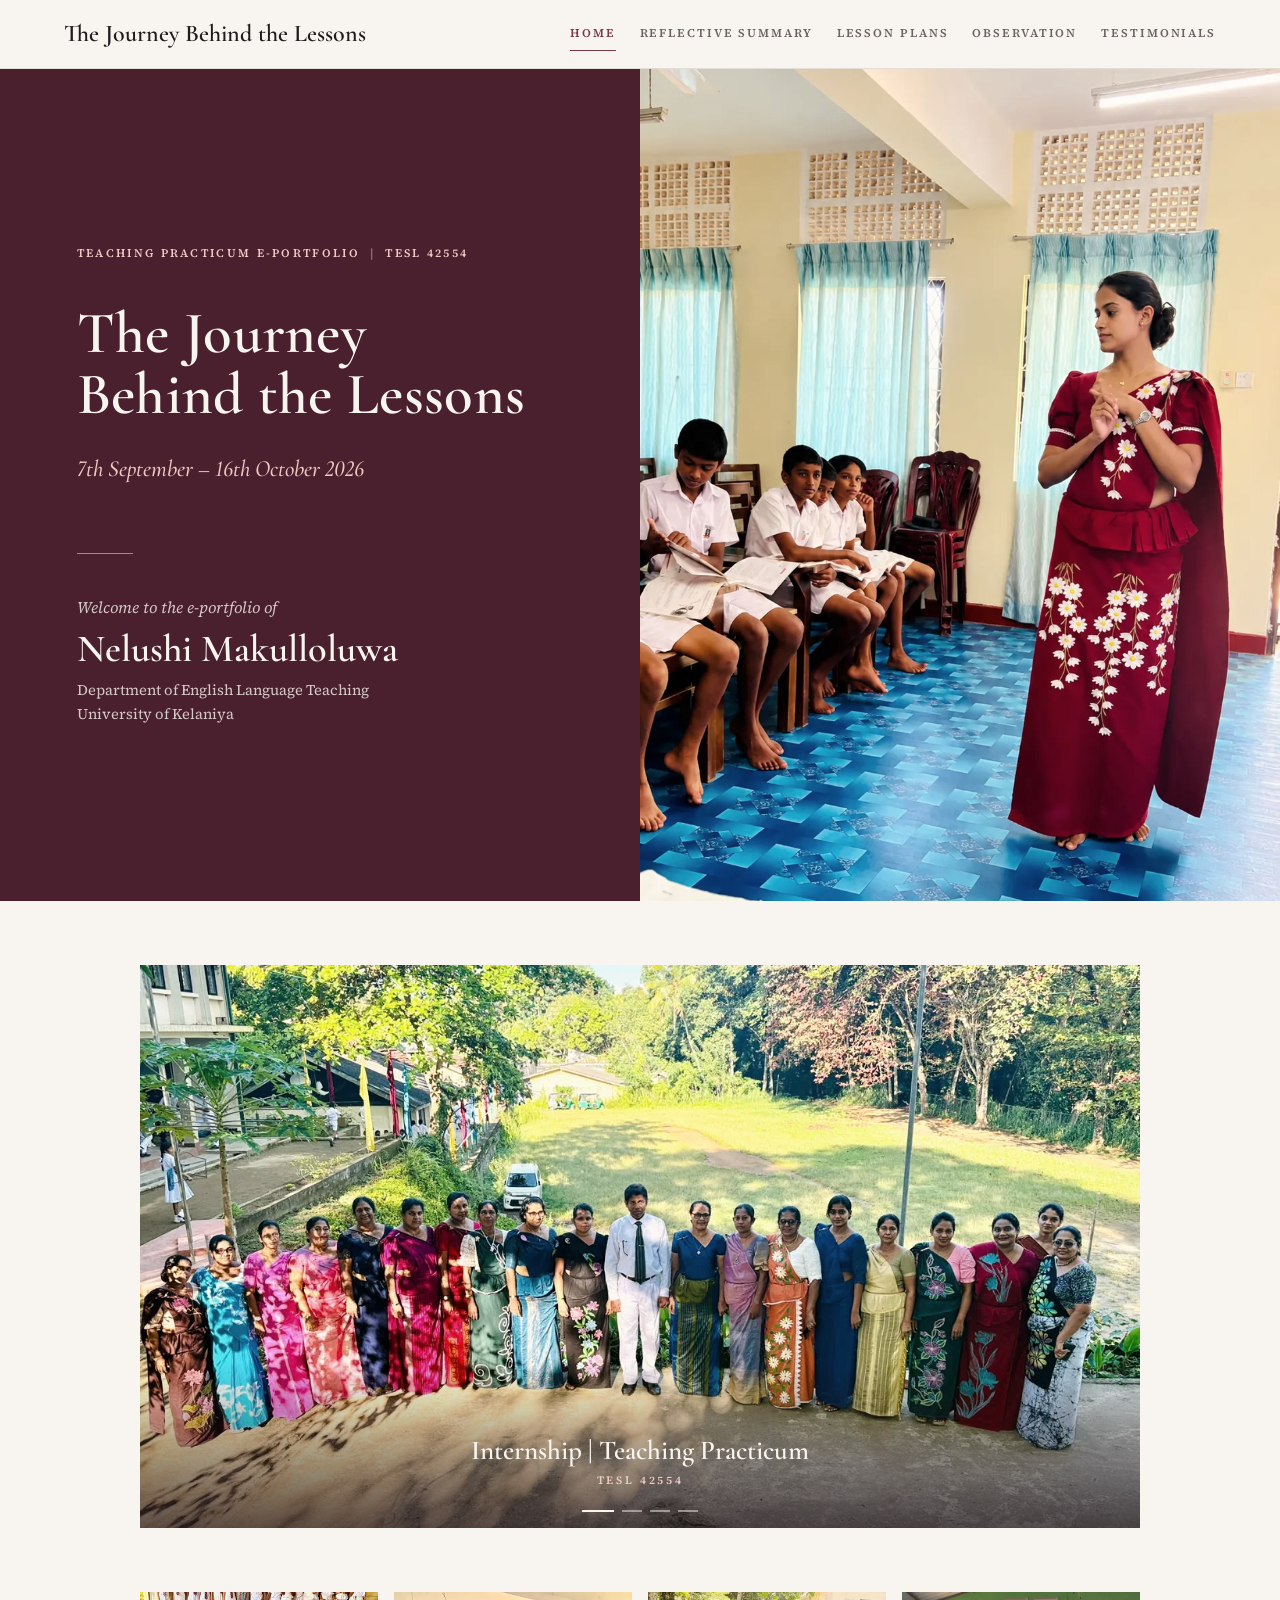
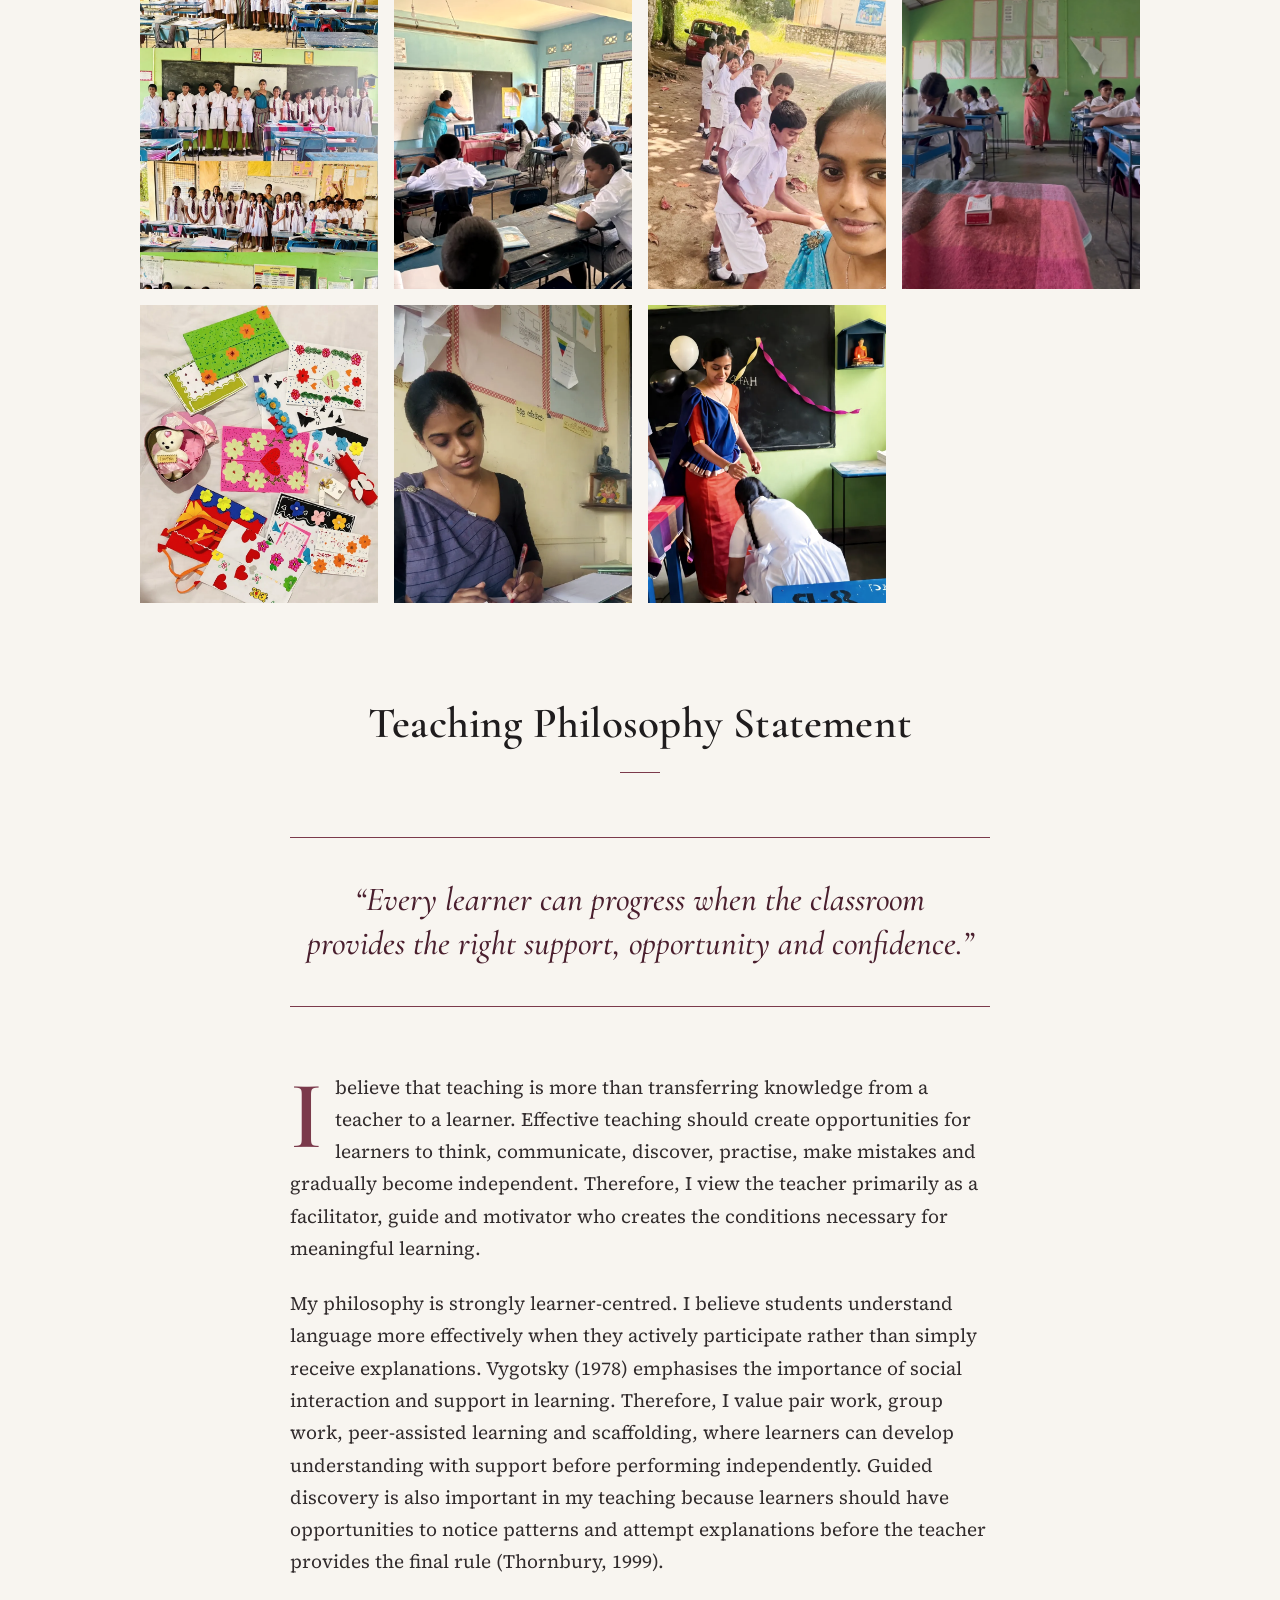
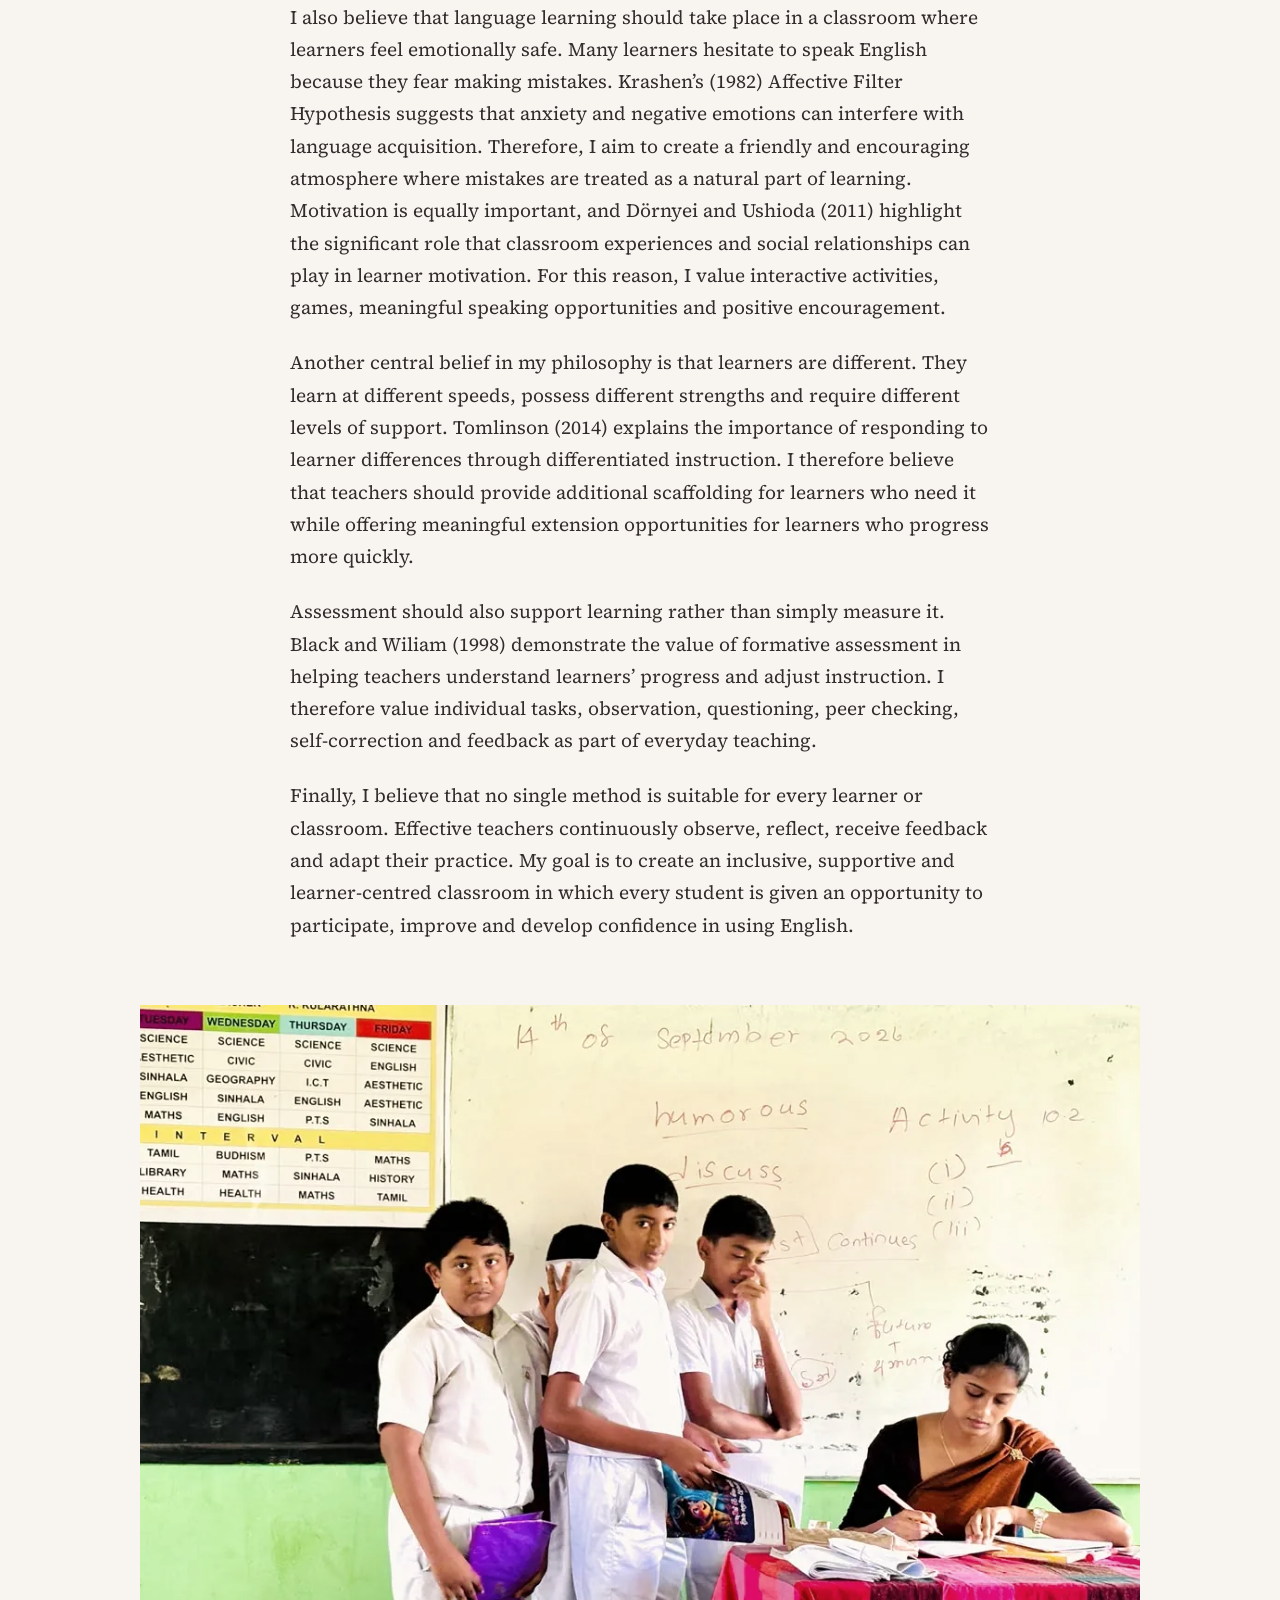
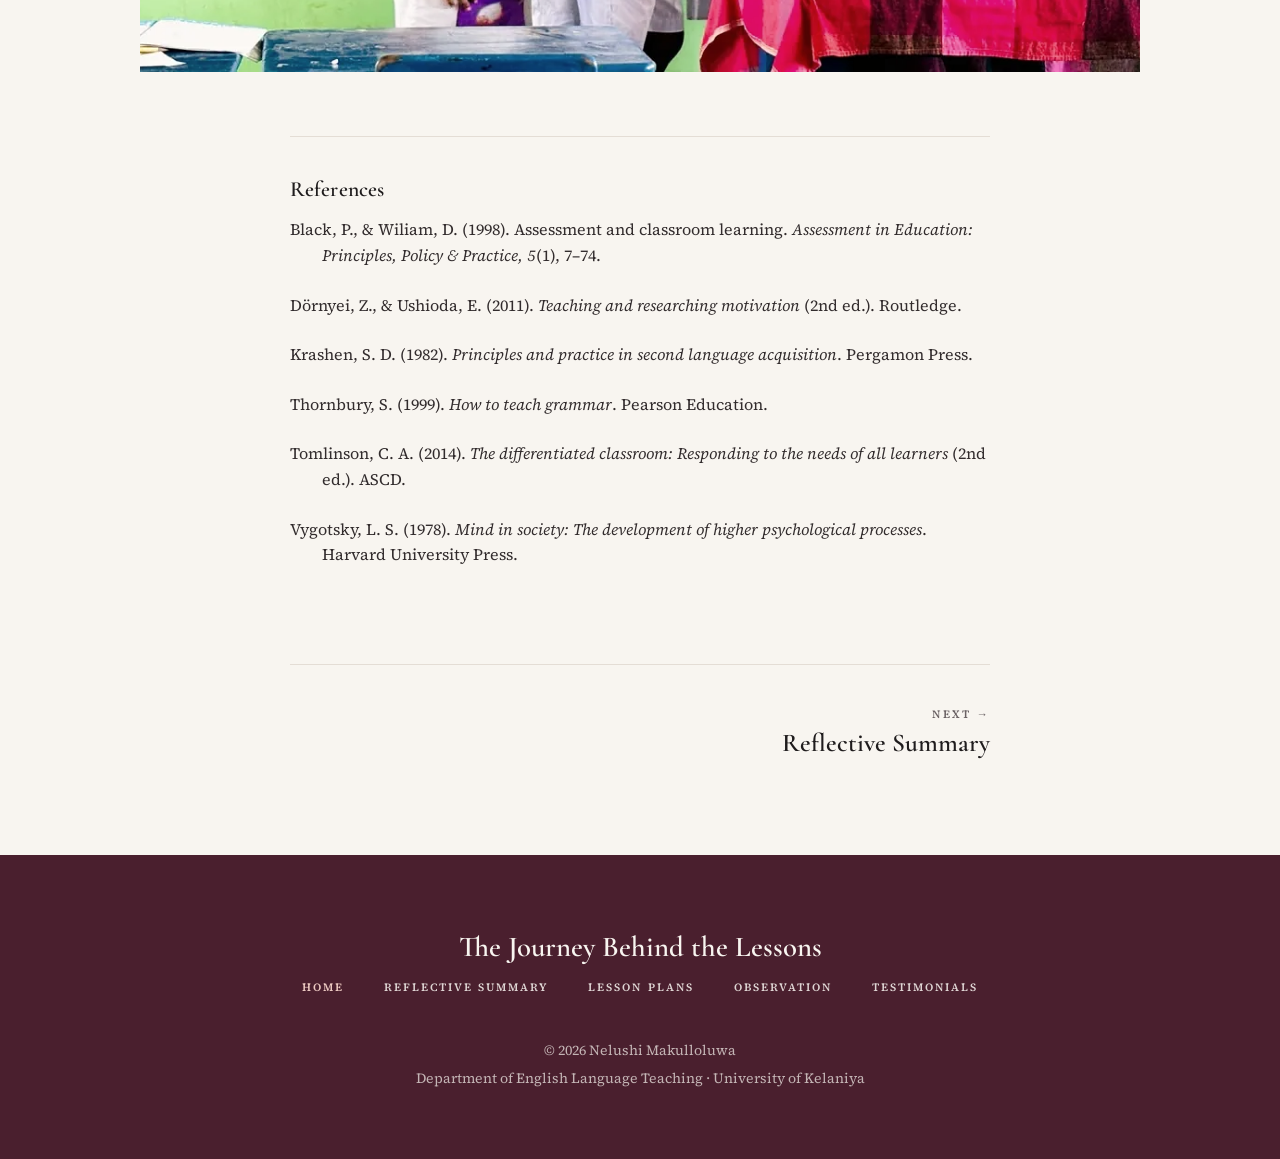
<file: index.html>
<!DOCTYPE html>
<html lang="en">
<head>
  <meta charset="UTF-8">
  <meta name="viewport" content="width=device-width, initial-scale=1.0">
  <title>The Journey Behind the Lessons – Teaching Practicum E-portfolio</title>
  <meta name="description" content="Teaching Practicum E-portfolio of Nelushi Makulloluwa – TESL 42554, Department of English Language Teaching, University of Kelaniya.">
  <meta name="theme-color" content="#4a1f2e">
  <link rel="icon" type="image/svg+xml" href="favicon.svg">
  <link rel="stylesheet" href="css/style.css">

  <!-- Link preview (WhatsApp, email, etc.). Works once the site is online.
       After hosting, replace "images/og-image.jpg" with the full web address of that image. -->
  <meta property="og:type" content="website">
  <meta property="og:site_name" content="The Journey Behind the Lessons">
  <meta property="og:title" content="The Journey Behind the Lessons – Teaching Practicum E-portfolio">
  <meta property="og:description" content="Teaching Practicum E-portfolio of Nelushi Makulloluwa – TESL 42554, Department of English Language Teaching, University of Kelaniya.">
  <meta property="og:image" content="images/og-image.jpg">
</head>
<body>
  <a class="skip-link" href="#content">Skip to content</a>

  <!-- ================= TOP MENU ================= -->
  <header class="site-nav">
    <div class="nav-inner">
      <a class="brand" href="index.html">The Journey Behind the Lessons</a>
      <button class="menu-toggle" aria-expanded="false" aria-controls="main-menu">Menu</button>
      <nav aria-label="Main menu">
        <ul id="main-menu">
          <li><a href="index.html" class="active" aria-current="page">Home</a></li>
          <li><a href="reflective-summary.html">Reflective Summary</a></li>
          <li><a href="lesson-plans.html">Lesson Plans</a></li>
          <li><a href="observation.html">Observation</a></li>
          <li><a href="testimonials.html">Testimonials</a></li>
        </ul>
      </nav>
    </div>
    <div class="progress" aria-hidden="true"></div>
  </header>

  <!-- ================= HOME HEADER ================= -->
  <section class="hero">
    <div class="hero-text">
      <p class="label">Teaching Practicum E-portfolio<span>|</span>TESL 42554</p>
      <h1>The Journey<br> Behind the Lessons</h1>
      <p class="dates">7th September – 16th October 2026</p>
      <hr class="rule">
      <p class="intro">Welcome to the e-portfolio of</p>
      <p class="name">Nelushi Makulloluwa</p>
      <p class="affiliation">Department of English Language Teaching<br>University of Kelaniya</p>
    </div>
    <div class="hero-photo">
      <img src="images/teacher-red-saree.webp" alt="Nelushi teaching her class" width="941" height="1672">
    </div>
  </section>

  <!-- ================= CONTENT ================= -->
  <main id="content" class="content">

    <!-- Slideshow: add or remove <div class="slide"> blocks to change the photos -->
    <div class="slideshow wide" aria-label="Photo slideshow">
      <div class="slide">
        <img src="images/staff-group.webp" alt="Group photo with the school staff" width="1280" height="720">
        <div class="slide-caption">Internship | Teaching Practicum<span>TESL 42554</span></div>
      </div>
      <div class="slide">
        <img src="images/students-writing.webp" alt="Students working at their desks" width="1280" height="720" loading="lazy" decoding="async">
      </div>
      <div class="slide">
        <img src="images/students-at-desks.webp" alt="Students working in the classroom" width="1280" height="720" loading="lazy" decoding="async">
      </div>
      <div class="slide">
        <img src="images/class-selfie.webp" alt="Selfie with a class of students" width="1280" height="720" loading="lazy" decoding="async">
      </div>

      <button class="slide-btn prev" aria-label="Previous photo">&#8249;</button>
      <button class="slide-btn next" aria-label="Next photo">&#8250;</button>
      <div class="slide-dots"></div>
    </div>

    <div class="gallery four wide">
      <img src="images/class-photos-collage.webp" alt="Class photos with each of the classes taught" width="900" height="1600" loading="lazy" decoding="async">
      <img src="images/teaching-blue-classroom.webp" alt="Teaching in a classroom" width="720" height="1280" loading="lazy" decoding="async">
      <img src="images/outdoor-activity-selfie.webp" alt="Selfie with students during an outdoor activity" width="720" height="1280" loading="lazy" decoding="async">
      <img src="images/lesson-observed.webp" alt="A lesson in the Grade 8B classroom" width="1290" height="1310" loading="lazy" decoding="async">
      <img src="images/handmade-cards.webp" alt="Handmade cards from students" width="892" height="1280" loading="lazy" decoding="async">
      <img src="images/marking-books.webp" alt="Marking students’ books" width="838" height="1600" loading="lazy" decoding="async">
      <img src="images/grade-8b-classroom.webp" alt="Working with a student in the Grade 8B classroom" width="900" height="1600" loading="lazy" decoding="async">
      <img src="images/smart-board-lesson.webp" alt="Teaching with the Smart Board" width="720" height="1280" loading="lazy" decoding="async">
    </div>


    <h2 class="section-title">Teaching Philosophy Statement</h2>

    <blockquote class="pull">
      <p>“Every learner can progress when the classroom provides the right support, opportunity and confidence.”</p>
    </blockquote>

    <p class="dropcap">I believe that teaching is more than transferring knowledge from a teacher to a learner. Effective teaching should create opportunities for learners to think, communicate, discover, practise, make mistakes and gradually become independent. Therefore, I view the teacher primarily as a facilitator, guide and motivator who creates the conditions necessary for meaningful learning.</p>
    <p>My philosophy is strongly learner-centred. I believe students understand language more effectively when they actively participate rather than simply receive explanations. Vygotsky (1978) emphasises the importance of social interaction and support in learning. Therefore, I value pair work, group work, peer-assisted learning and scaffolding, where learners can develop understanding with support before performing independently. Guided discovery is also important in my teaching because learners should have opportunities to notice patterns and attempt explanations before the teacher provides the final rule (Thornbury, 1999).</p>
    <p>I also believe that language learning should take place in a classroom where learners feel emotionally safe. Many learners hesitate to speak English because they fear making mistakes. Krashen’s (1982) Affective Filter Hypothesis suggests that anxiety and negative emotions can interfere with language acquisition. Therefore, I aim to create a friendly and encouraging atmosphere where mistakes are treated as a natural part of learning. Motivation is equally important, and Dörnyei and Ushioda (2011) highlight the significant role that classroom experiences and social relationships can play in learner motivation. For this reason, I value interactive activities, games, meaningful speaking opportunities and positive encouragement.</p>
    <p>Another central belief in my philosophy is that learners are different. They learn at different speeds, possess different strengths and require different levels of support. Tomlinson (2014) explains the importance of responding to learner differences through differentiated instruction. I therefore believe that teachers should provide additional scaffolding for learners who need it while offering meaningful extension opportunities for learners who progress more quickly.</p>
    <p>Assessment should also support learning rather than simply measure it. Black and Wiliam (1998) demonstrate the value of formative assessment in helping teachers understand learners’ progress and adjust instruction. I therefore value individual tasks, observation, questioning, peer checking, self-correction and feedback as part of everyday teaching.</p>
    <p>Finally, I believe that no single method is suitable for every learner or classroom. Effective teachers continuously observe, reflect, receive feedback and adapt their practice. My goal is to create an inclusive, supportive and learner-centred classroom in which every student is given an opportunity to participate, improve and develop confidence in using English.</p>

    <figure class="wide">
      <img src="images/plural-nouns-activity.webp" alt="Students at the board during the singular and plural nouns lesson" width="1280" height="720" loading="lazy" decoding="async">
    </figure>


    <section class="references">
      <h3>References</h3>
      <p>Black, P., &amp; Wiliam, D. (1998). Assessment and classroom learning. <em>Assessment in Education: Principles, Policy &amp; Practice, 5</em>(1), 7–74.</p>
      <p>Dörnyei, Z., &amp; Ushioda, E. (2011). <em>Teaching and researching motivation</em> (2nd ed.). Routledge.</p>
      <p>Krashen, S. D. (1982). <em>Principles and practice in second language acquisition</em>. Pergamon Press.</p>
      <p>Thornbury, S. (1999). <em>How to teach grammar</em>. Pearson Education.</p>
      <p>Tomlinson, C. A. (2014). <em>The differentiated classroom: Responding to the needs of all learners</em> (2nd ed.). ASCD.</p>
      <p>Vygotsky, L. S. (1978). <em>Mind in society: The development of higher psychological processes</em>. Harvard University Press.</p>
    </section>

    <nav class="pager" aria-label="Previous and next page">
      <a class="next" href="reflective-summary.html"><small>Next &rarr;</small><span>Reflective Summary</span></a>
    </nav>

  </main>

  <!-- ================= FOOTER ================= -->
  <footer class="site-footer">
    <p class="footer-title">The Journey Behind the Lessons</p>
    <nav class="footer-nav" aria-label="Footer menu">
      <ul>
        <li><a href="index.html" class="active" aria-current="page">Home</a></li>
        <li><a href="reflective-summary.html">Reflective Summary</a></li>
        <li><a href="lesson-plans.html">Lesson Plans</a></li>
        <li><a href="observation.html">Observation</a></li>
        <li><a href="testimonials.html">Testimonials</a></li>
      </ul>
    </nav>
    <p>&copy; 2026 Nelushi Makulloluwa</p>
    <p>Department of English Language Teaching · University of Kelaniya</p>
  </footer>

  <script src="js/main.js"></script>
</body>
</html>
</file>
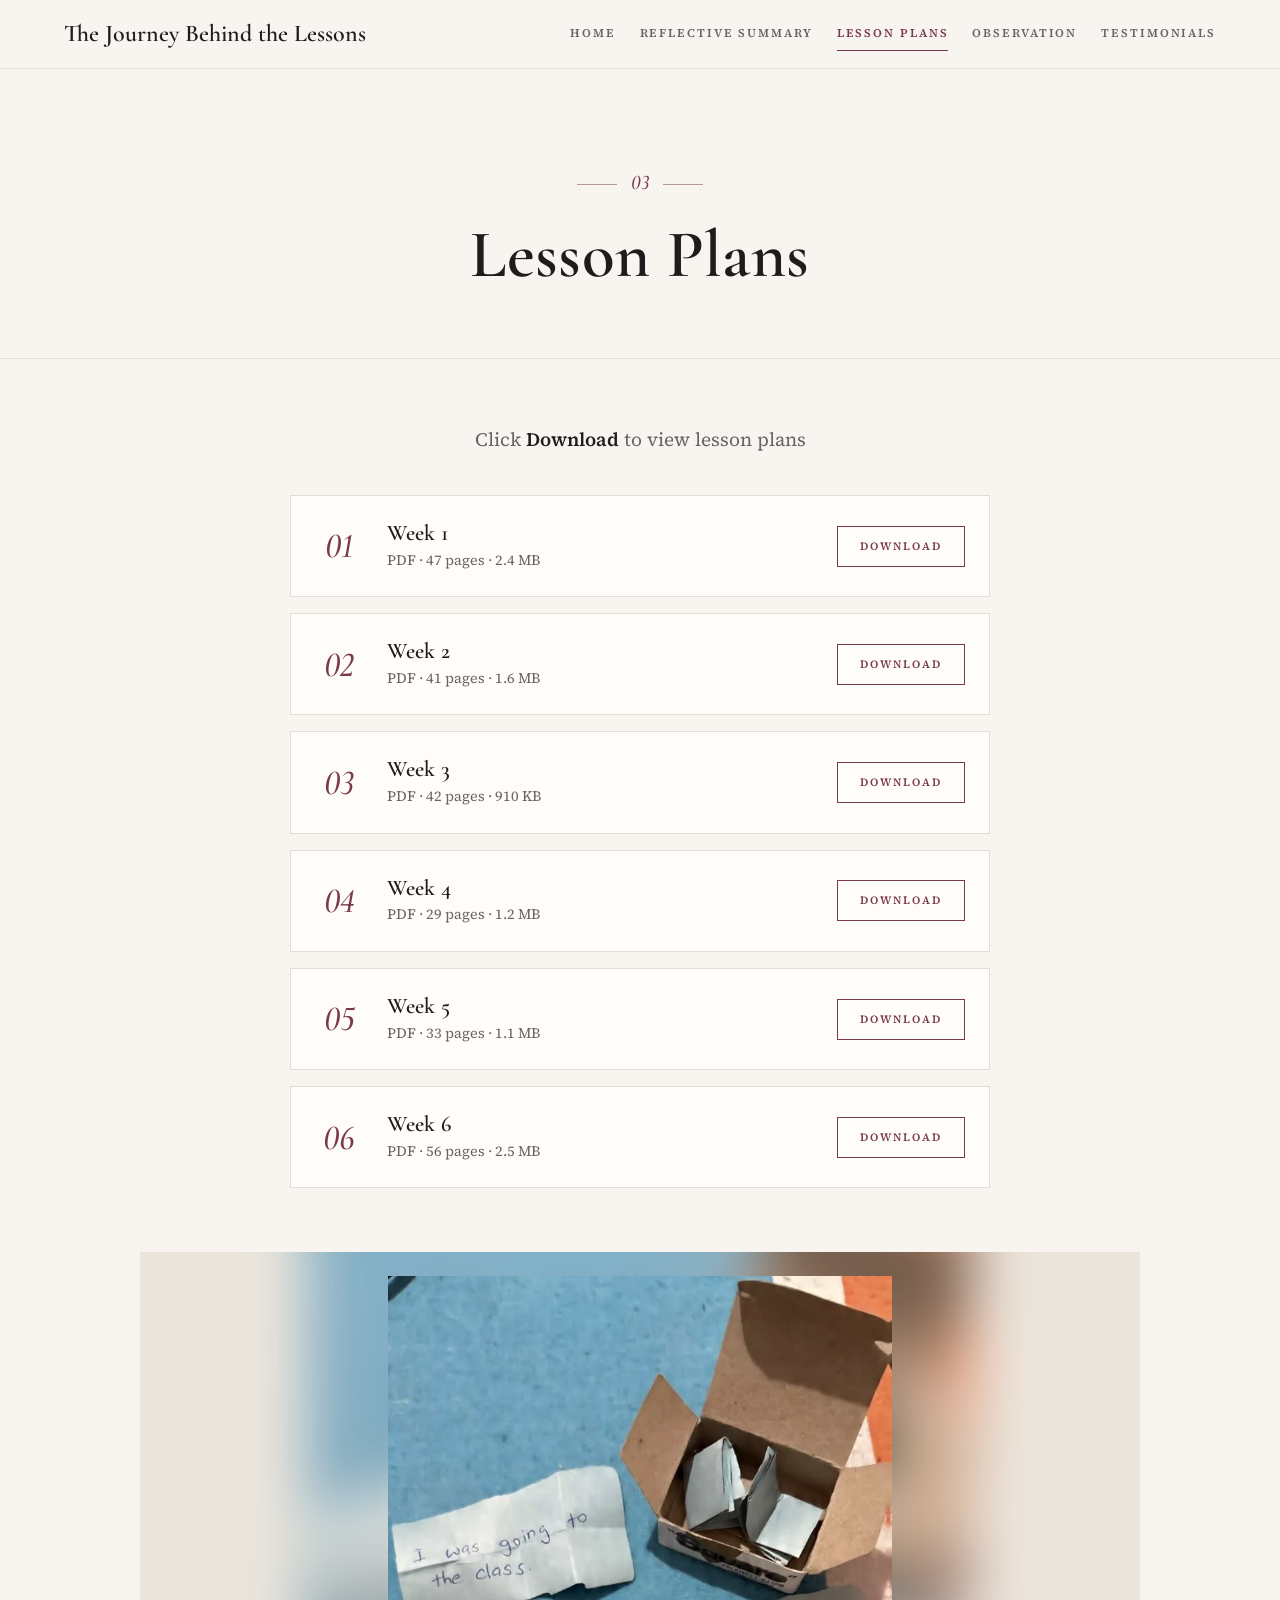
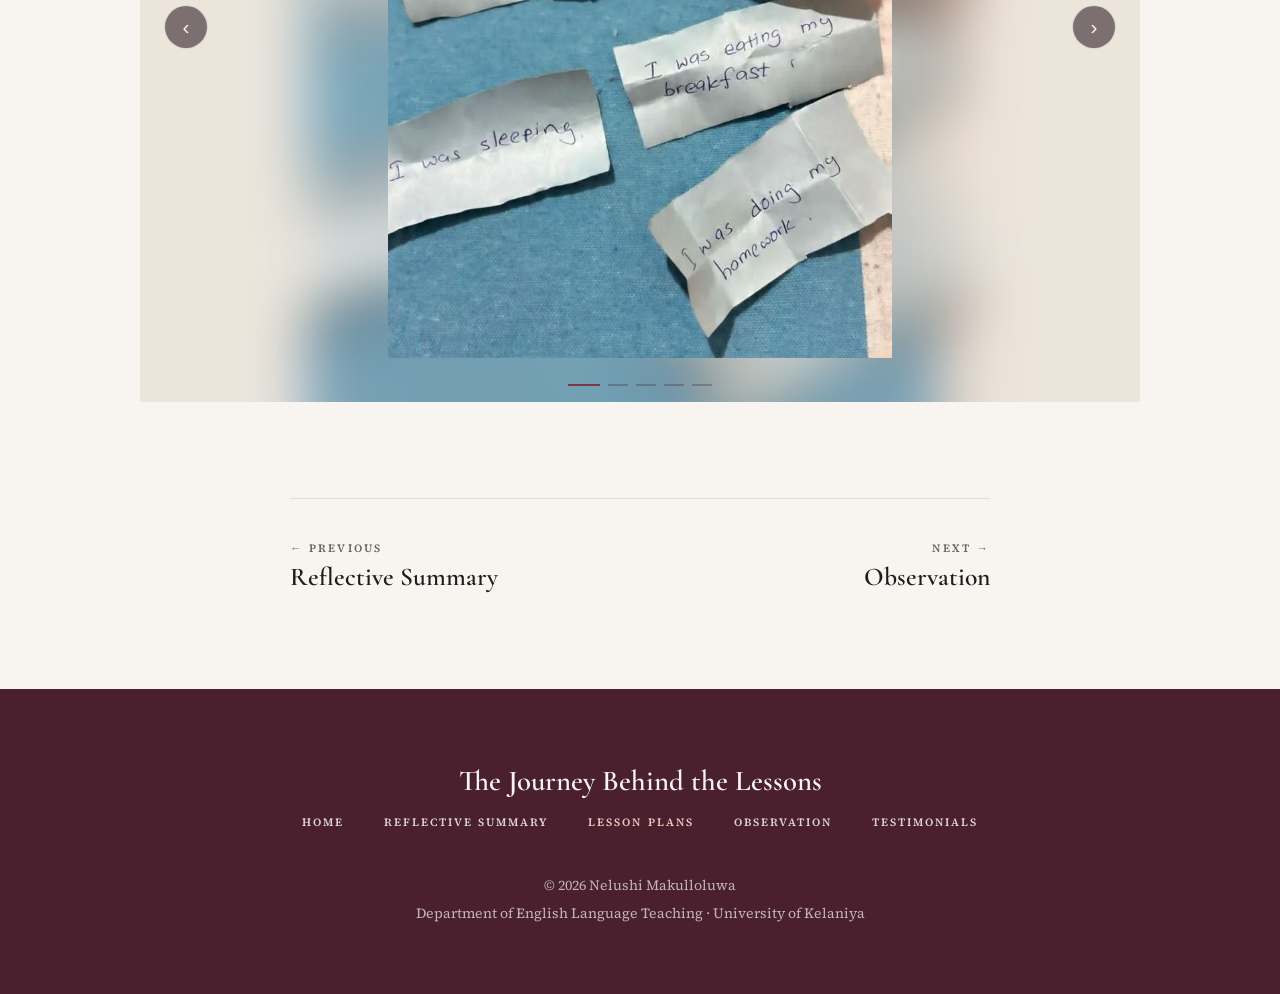
<file: lesson-plans.html>
<!DOCTYPE html>
<html lang="en">
<head>
  <meta charset="UTF-8">
  <meta name="viewport" content="width=device-width, initial-scale=1.0">
  <title>Lesson Plans – The Journey Behind the Lessons</title>
  <meta name="description" content="Teaching Practicum E-portfolio of Nelushi Makulloluwa – TESL 42554, Department of English Language Teaching, University of Kelaniya.">
  <meta name="theme-color" content="#4a1f2e">
  <link rel="icon" type="image/svg+xml" href="favicon.svg">
  <link rel="stylesheet" href="css/style.css">

  <!-- Link preview (WhatsApp, email, etc.). Works once the site is online.
       After hosting, replace "images/og-image.jpg" with the full web address of that image. -->
  <meta property="og:type" content="website">
  <meta property="og:site_name" content="The Journey Behind the Lessons">
  <meta property="og:title" content="Lesson Plans – The Journey Behind the Lessons">
  <meta property="og:description" content="Teaching Practicum E-portfolio of Nelushi Makulloluwa – TESL 42554, Department of English Language Teaching, University of Kelaniya.">
  <meta property="og:image" content="images/og-image.jpg">
</head>
<body>
  <a class="skip-link" href="#content">Skip to content</a>

  <!-- ================= TOP MENU ================= -->
  <header class="site-nav">
    <div class="nav-inner">
      <a class="brand" href="index.html">The Journey Behind the Lessons</a>
      <button class="menu-toggle" aria-expanded="false" aria-controls="main-menu">Menu</button>
      <nav aria-label="Main menu">
        <ul id="main-menu">
          <li><a href="index.html">Home</a></li>
          <li><a href="reflective-summary.html">Reflective Summary</a></li>
          <li><a href="lesson-plans.html" class="active" aria-current="page">Lesson Plans</a></li>
          <li><a href="observation.html">Observation</a></li>
          <li><a href="testimonials.html">Testimonials</a></li>
        </ul>
      </nav>
    </div>
    <div class="progress" aria-hidden="true"></div>
  </header>

  <!-- ================= PAGE TITLE ================= -->
  <header class="page-band">
    <p class="section-num">03</p>
    <h1 class="page-title">Lesson Plans</h1>
  </header>

  <!-- ================= CONTENT ================= -->
  <main id="content" class="content">

    <!-- Each card links to a PDF in the "files" folder. To replace a lesson plan,
         save the new PDF with the same name (e.g. files/lesson-plan-week-1.pdf). -->
    <p class="intro-line">Click <strong>Download</strong> to view lesson plans</p>

    <div class="lesson-list">
      <div class="lesson-card">
        <div class="num">01</div>
        <div>
          <h3>Week 1</h3>
          <p>PDF · 47&nbsp;pages · 2.4&nbsp;MB</p>
        </div>
        <a class="btn" href="files/lesson-plan-week-1.pdf" target="_blank" rel="noopener">Download</a>
      </div>

      <div class="lesson-card">
        <div class="num">02</div>
        <div>
          <h3>Week 2</h3>
          <p>PDF · 41&nbsp;pages · 1.6&nbsp;MB</p>
        </div>
        <a class="btn" href="files/lesson-plan-week-2.pdf" target="_blank" rel="noopener">Download</a>
      </div>

      <div class="lesson-card">
        <div class="num">03</div>
        <div>
          <h3>Week 3</h3>
          <p>PDF · 42&nbsp;pages · 910&nbsp;KB</p>
        </div>
        <a class="btn" href="files/lesson-plan-week-3.pdf" target="_blank" rel="noopener">Download</a>
      </div>

      <div class="lesson-card">
        <div class="num">04</div>
        <div>
          <h3>Week 4</h3>
          <p>PDF · 29&nbsp;pages · 1.2&nbsp;MB</p>
        </div>
        <a class="btn" href="files/lesson-plan-week-4.pdf" target="_blank" rel="noopener">Download</a>
      </div>

      <div class="lesson-card">
        <div class="num">05</div>
        <div>
          <h3>Week 5</h3>
          <p>PDF · 33&nbsp;pages · 1.1&nbsp;MB</p>
        </div>
        <a class="btn" href="files/lesson-plan-week-5.pdf" target="_blank" rel="noopener">Download</a>
      </div>

      <div class="lesson-card">
        <div class="num">06</div>
        <div>
          <h3>Week 6</h3>
          <p>PDF · 56&nbsp;pages · 2.5&nbsp;MB</p>
        </div>
        <a class="btn" href="files/lesson-plan-week-6.pdf" target="_blank" rel="noopener">Download</a>
      </div>
    </div>

    <!-- Slideshow of lesson materials: add or remove <div class="slide"> blocks to change the photos -->
    <div class="slideshow fit wide" aria-label="Lesson materials slideshow">
      <div class="slide">
        <img src="images/lesson-materials-1.webp" alt="Sentence strips used in a lesson" width="752" height="1016" loading="lazy" decoding="async">
      </div>
      <div class="slide">
        <img src="images/lesson-materials-2.webp" alt="Worksheets used in a lesson" width="720" height="1280" loading="lazy" decoding="async">
      </div>
      <div class="slide">
        <img src="images/lesson-slides-1.webp" alt="Lesson slides" width="591" height="1184" loading="lazy" decoding="async">
      </div>
      <div class="slide">
        <img src="images/lesson-slides-2.webp" alt="Lesson slides" width="591" height="1184" loading="lazy" decoding="async">
      </div>
      <div class="slide">
        <img src="images/lesson-worksheet.webp" alt="A worksheet used in a lesson" width="720" height="1280" loading="lazy" decoding="async">
      </div>

      <button class="slide-btn prev" aria-label="Previous photo">&#8249;</button>
      <button class="slide-btn next" aria-label="Next photo">&#8250;</button>
      <div class="slide-dots"></div>
    </div>

    <nav class="pager" aria-label="Previous and next page">
      <a class="prev" href="reflective-summary.html"><small>&larr; Previous</small><span>Reflective Summary</span></a>
      <a class="next" href="observation.html"><small>Next &rarr;</small><span>Observation</span></a>
    </nav>

  </main>

  <!-- ================= FOOTER ================= -->
  <footer class="site-footer">
    <p class="footer-title">The Journey Behind the Lessons</p>
    <nav class="footer-nav" aria-label="Footer menu">
      <ul>
        <li><a href="index.html">Home</a></li>
        <li><a href="reflective-summary.html">Reflective Summary</a></li>
        <li><a href="lesson-plans.html" class="active" aria-current="page">Lesson Plans</a></li>
        <li><a href="observation.html">Observation</a></li>
        <li><a href="testimonials.html">Testimonials</a></li>
      </ul>
    </nav>
    <p>&copy; 2026 Nelushi Makulloluwa</p>
    <p>Department of English Language Teaching · University of Kelaniya</p>
  </footer>

  <script src="js/main.js"></script>
</body>
</html>
</file>
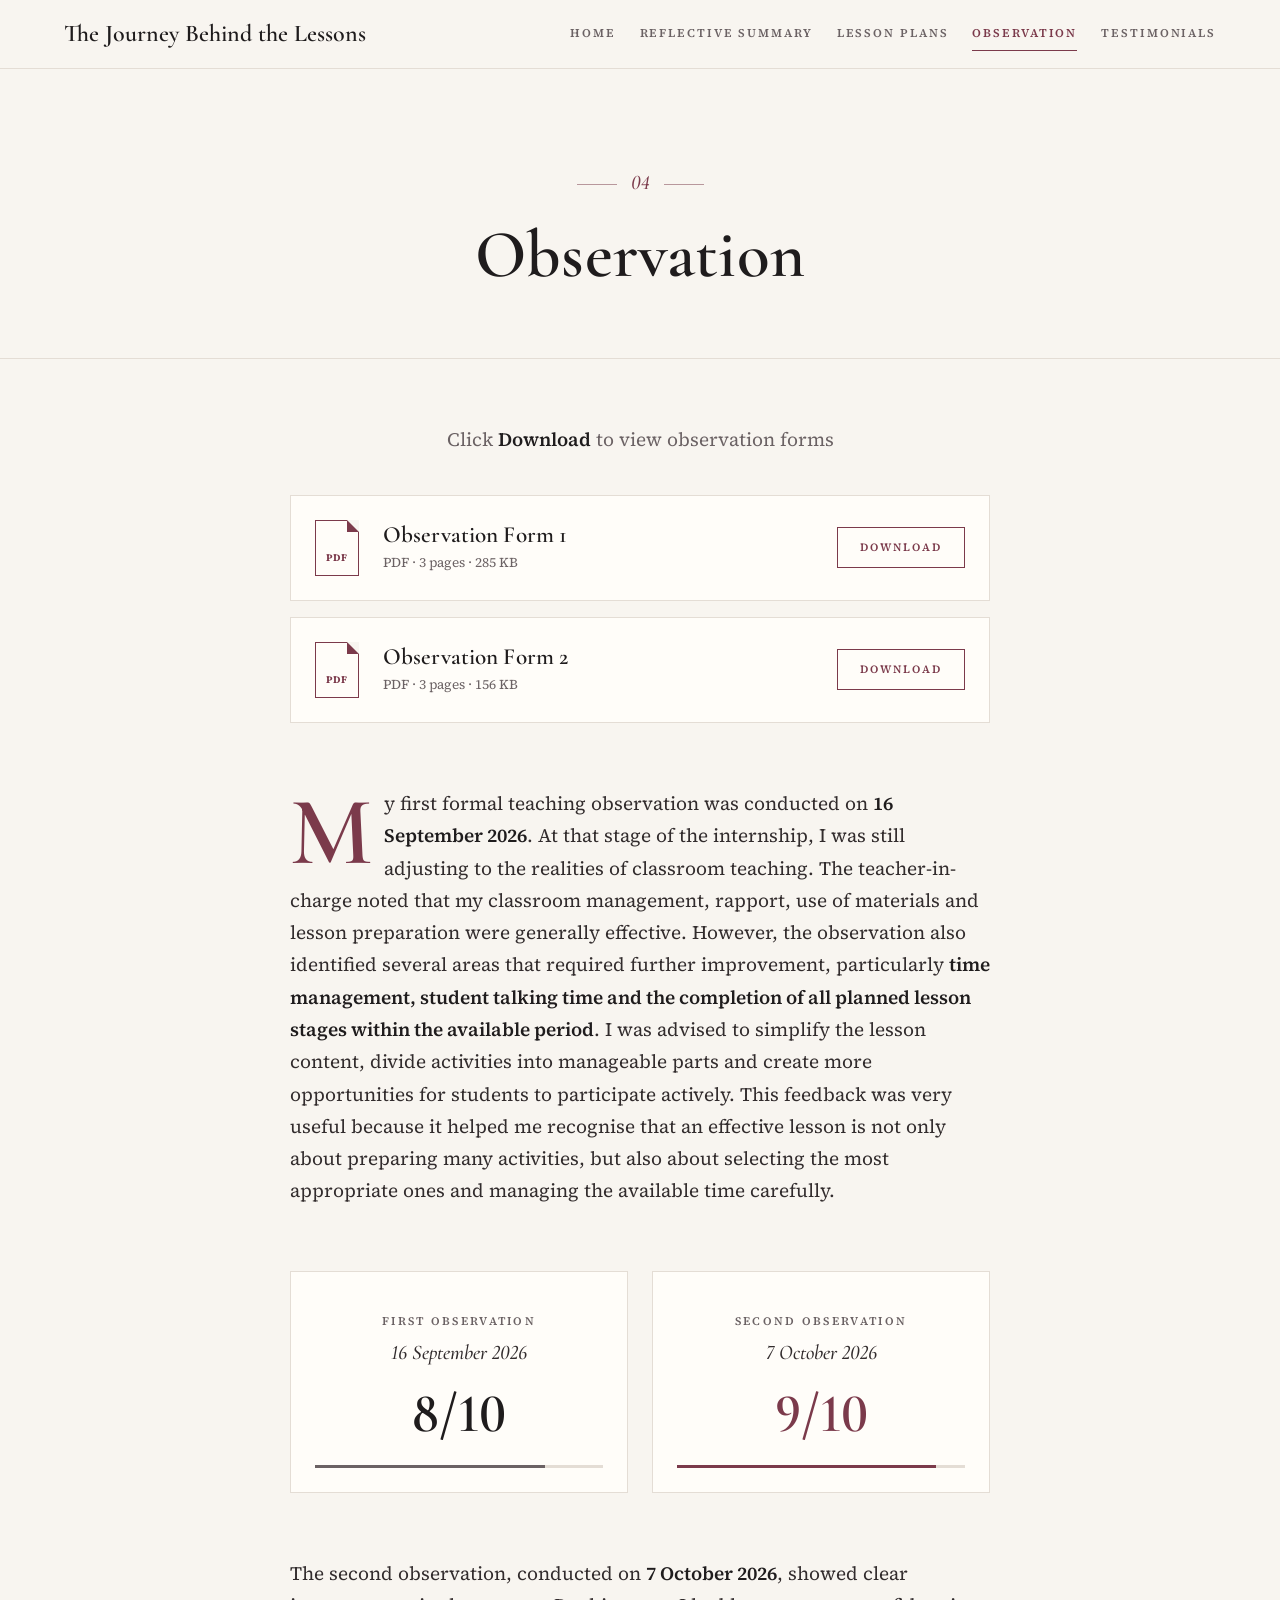
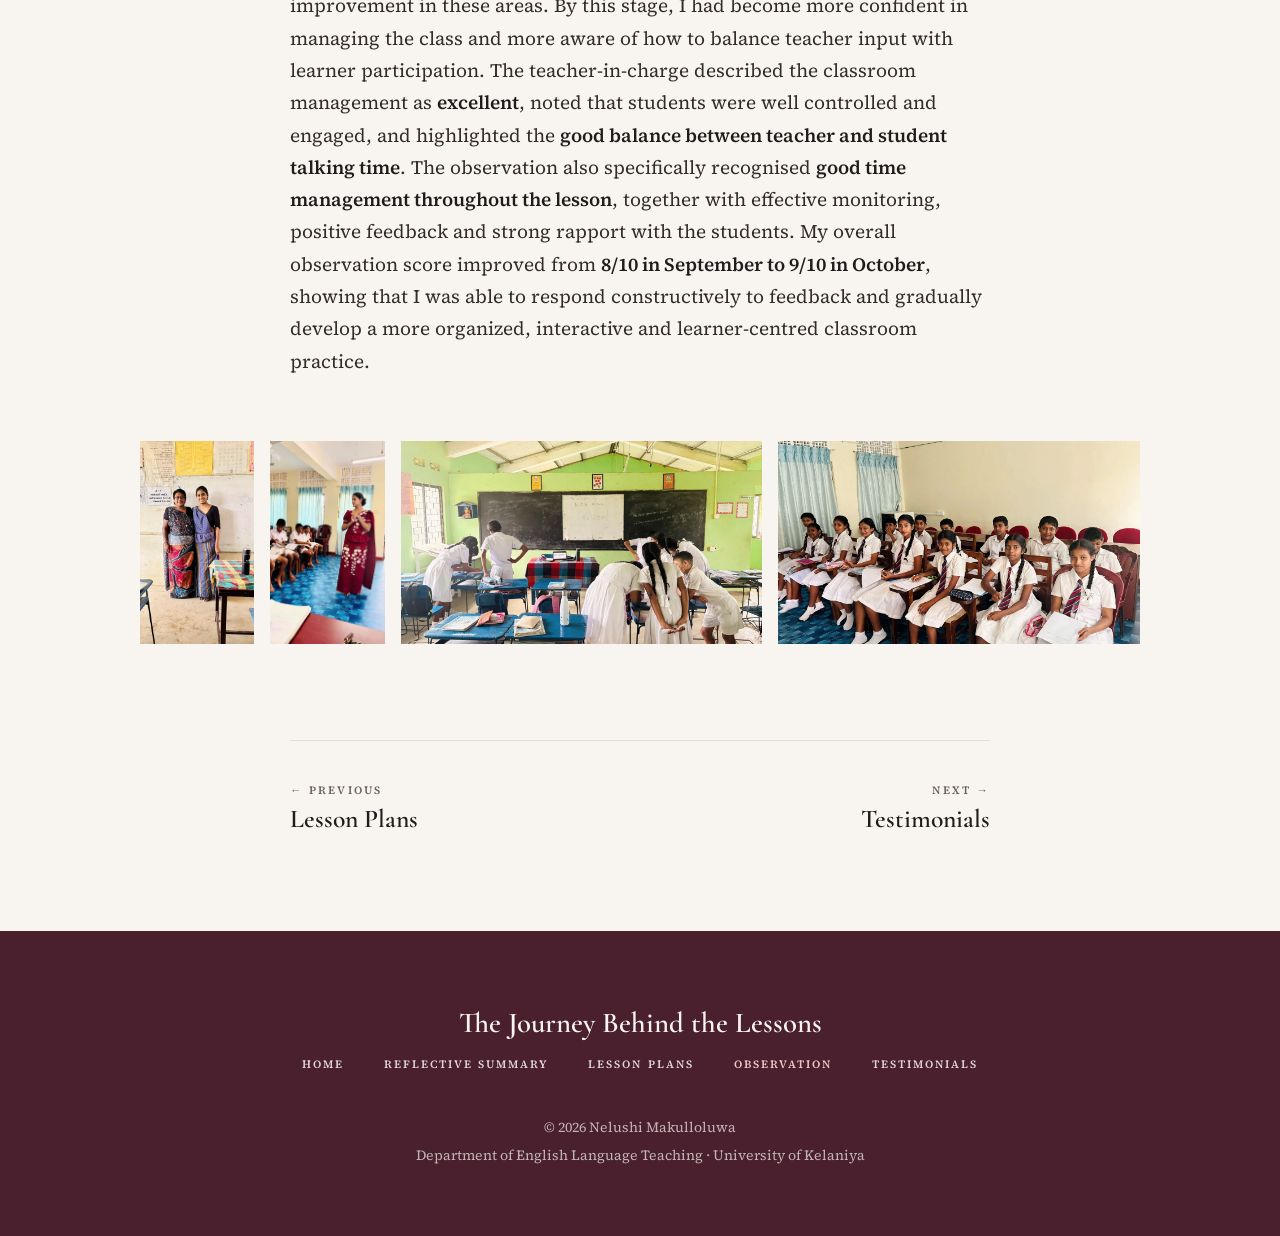
<file: observation.html>
<!DOCTYPE html>
<html lang="en">
<head>
  <meta charset="UTF-8">
  <meta name="viewport" content="width=device-width, initial-scale=1.0">
  <title>Observation – The Journey Behind the Lessons</title>
  <meta name="description" content="Teaching Practicum E-portfolio of Nelushi Makulloluwa – TESL 42554, Department of English Language Teaching, University of Kelaniya.">
  <meta name="theme-color" content="#4a1f2e">
  <link rel="icon" type="image/svg+xml" href="favicon.svg">
  <link rel="stylesheet" href="css/style.css">

  <!-- Link preview (WhatsApp, email, etc.). Works once the site is online.
       After hosting, replace "images/og-image.jpg" with the full web address of that image. -->
  <meta property="og:type" content="website">
  <meta property="og:site_name" content="The Journey Behind the Lessons">
  <meta property="og:title" content="Observation – The Journey Behind the Lessons">
  <meta property="og:description" content="Teaching Practicum E-portfolio of Nelushi Makulloluwa – TESL 42554, Department of English Language Teaching, University of Kelaniya.">
  <meta property="og:image" content="images/og-image.jpg">
</head>
<body>
  <a class="skip-link" href="#content">Skip to content</a>

  <!-- ================= TOP MENU ================= -->
  <header class="site-nav">
    <div class="nav-inner">
      <a class="brand" href="index.html">The Journey Behind the Lessons</a>
      <button class="menu-toggle" aria-expanded="false" aria-controls="main-menu">Menu</button>
      <nav aria-label="Main menu">
        <ul id="main-menu">
          <li><a href="index.html">Home</a></li>
          <li><a href="reflective-summary.html">Reflective Summary</a></li>
          <li><a href="lesson-plans.html">Lesson Plans</a></li>
          <li><a href="observation.html" class="active" aria-current="page">Observation</a></li>
          <li><a href="testimonials.html">Testimonials</a></li>
        </ul>
      </nav>
    </div>
    <div class="progress" aria-hidden="true"></div>
  </header>

  <!-- ================= PAGE TITLE ================= -->
  <header class="page-band">
    <p class="section-num">04</p>
    <h1 class="page-title">Observation</h1>
  </header>

  <!-- ================= CONTENT ================= -->
  <main id="content" class="content">

    <p class="intro-line">Click <strong>Download</strong> to view observation forms</p>
    <div class="downloads">
      <div class="download-card">
        <div class="file-icon">PDF</div>
        <div>
          <h3>Observation Form 1</h3>
          <p class="meta">PDF · 3&nbsp;pages · 285&nbsp;KB</p>
        </div>
        <a class="btn" href="files/observation-form-1.pdf" target="_blank" rel="noopener">Download</a>
      </div>
      <div class="download-card">
        <div class="file-icon">PDF</div>
        <div>
          <h3>Observation Form 2</h3>
          <p class="meta">PDF · 3&nbsp;pages · 156&nbsp;KB</p>
        </div>
        <a class="btn" href="files/observation-form-2.pdf" target="_blank" rel="noopener">Download</a>
      </div>
    </div>

    <p class="dropcap">My first formal teaching observation was conducted on <strong>16 September 2026</strong>. At that stage of the internship, I was still adjusting to the realities of classroom teaching. The teacher-in-charge noted that my classroom management, rapport, use of materials and lesson preparation were generally effective. However, the observation also identified several areas that required further improvement, particularly <strong>time management, student talking time and the completion of all planned lesson stages within the available period</strong>. I was advised to simplify the lesson content, divide activities into manageable parts and create more opportunities for students to participate actively. This feedback was very useful because it helped me recognise that an effective lesson is not only about preparing many activities, but also about selecting the most appropriate ones and managing the available time carefully.</p>

    <div class="score-cards">
      <div class="score-card">
        <div class="label">First observation</div>
        <div class="date">16 September 2026</div>
        <div class="score">8/10</div>
        <div class="score-bar"><span style="width: 80%"></span></div>
      </div>
      <div class="score-card better">
        <div class="label">Second observation</div>
        <div class="date">7 October 2026</div>
        <div class="score">9/10</div>
        <div class="score-bar"><span style="width: 90%"></span></div>
      </div>
    </div>

    <p>The second observation, conducted on <strong>7 October 2026</strong>, showed clear improvement in these areas. By this stage, I had become more confident in managing the class and more aware of how to balance teacher input with learner participation. The teacher-in-charge described the classroom management as <strong>excellent</strong>, noted that students were well controlled and engaged, and highlighted the <strong>good balance between teacher and student talking time</strong>. The observation also specifically recognised <strong>good time management throughout the lesson</strong>, together with effective monitoring, positive feedback and strong rapport with the students. My overall observation score improved from <strong>8/10 in September to 9/10 in October</strong>, showing that I was able to respond constructively to feedback and gradually develop a more organized, interactive and learner-centred classroom practice.</p>

    <div class="photo-row many wide">
      <img src="images/with-teacher-in-charge.webp" alt="With the teacher-in-charge" width="720" height="1280" style="--ar: 0.562" loading="lazy" decoding="async">
      <img src="images/teacher-red-saree.webp" alt="Teaching a class" width="941" height="1672" style="--ar: 0.563" loading="lazy" decoding="async">
      <img src="images/group-work.webp" alt="Students working in groups" width="1280" height="720" style="--ar: 1.778" loading="lazy" decoding="async">
      <img src="images/students-seated.webp" alt="Students seated during a lesson" width="1280" height="720" style="--ar: 1.778" loading="lazy" decoding="async">
    </div>


    <nav class="pager" aria-label="Previous and next page">
      <a class="prev" href="lesson-plans.html"><small>&larr; Previous</small><span>Lesson Plans</span></a>
      <a class="next" href="testimonials.html"><small>Next &rarr;</small><span>Testimonials</span></a>
    </nav>

  </main>

  <!-- ================= FOOTER ================= -->
  <footer class="site-footer">
    <p class="footer-title">The Journey Behind the Lessons</p>
    <nav class="footer-nav" aria-label="Footer menu">
      <ul>
        <li><a href="index.html">Home</a></li>
        <li><a href="reflective-summary.html">Reflective Summary</a></li>
        <li><a href="lesson-plans.html">Lesson Plans</a></li>
        <li><a href="observation.html" class="active" aria-current="page">Observation</a></li>
        <li><a href="testimonials.html">Testimonials</a></li>
      </ul>
    </nav>
    <p>&copy; 2026 Nelushi Makulloluwa</p>
    <p>Department of English Language Teaching · University of Kelaniya</p>
  </footer>

  <script src="js/main.js"></script>
</body>
</html>
</file>
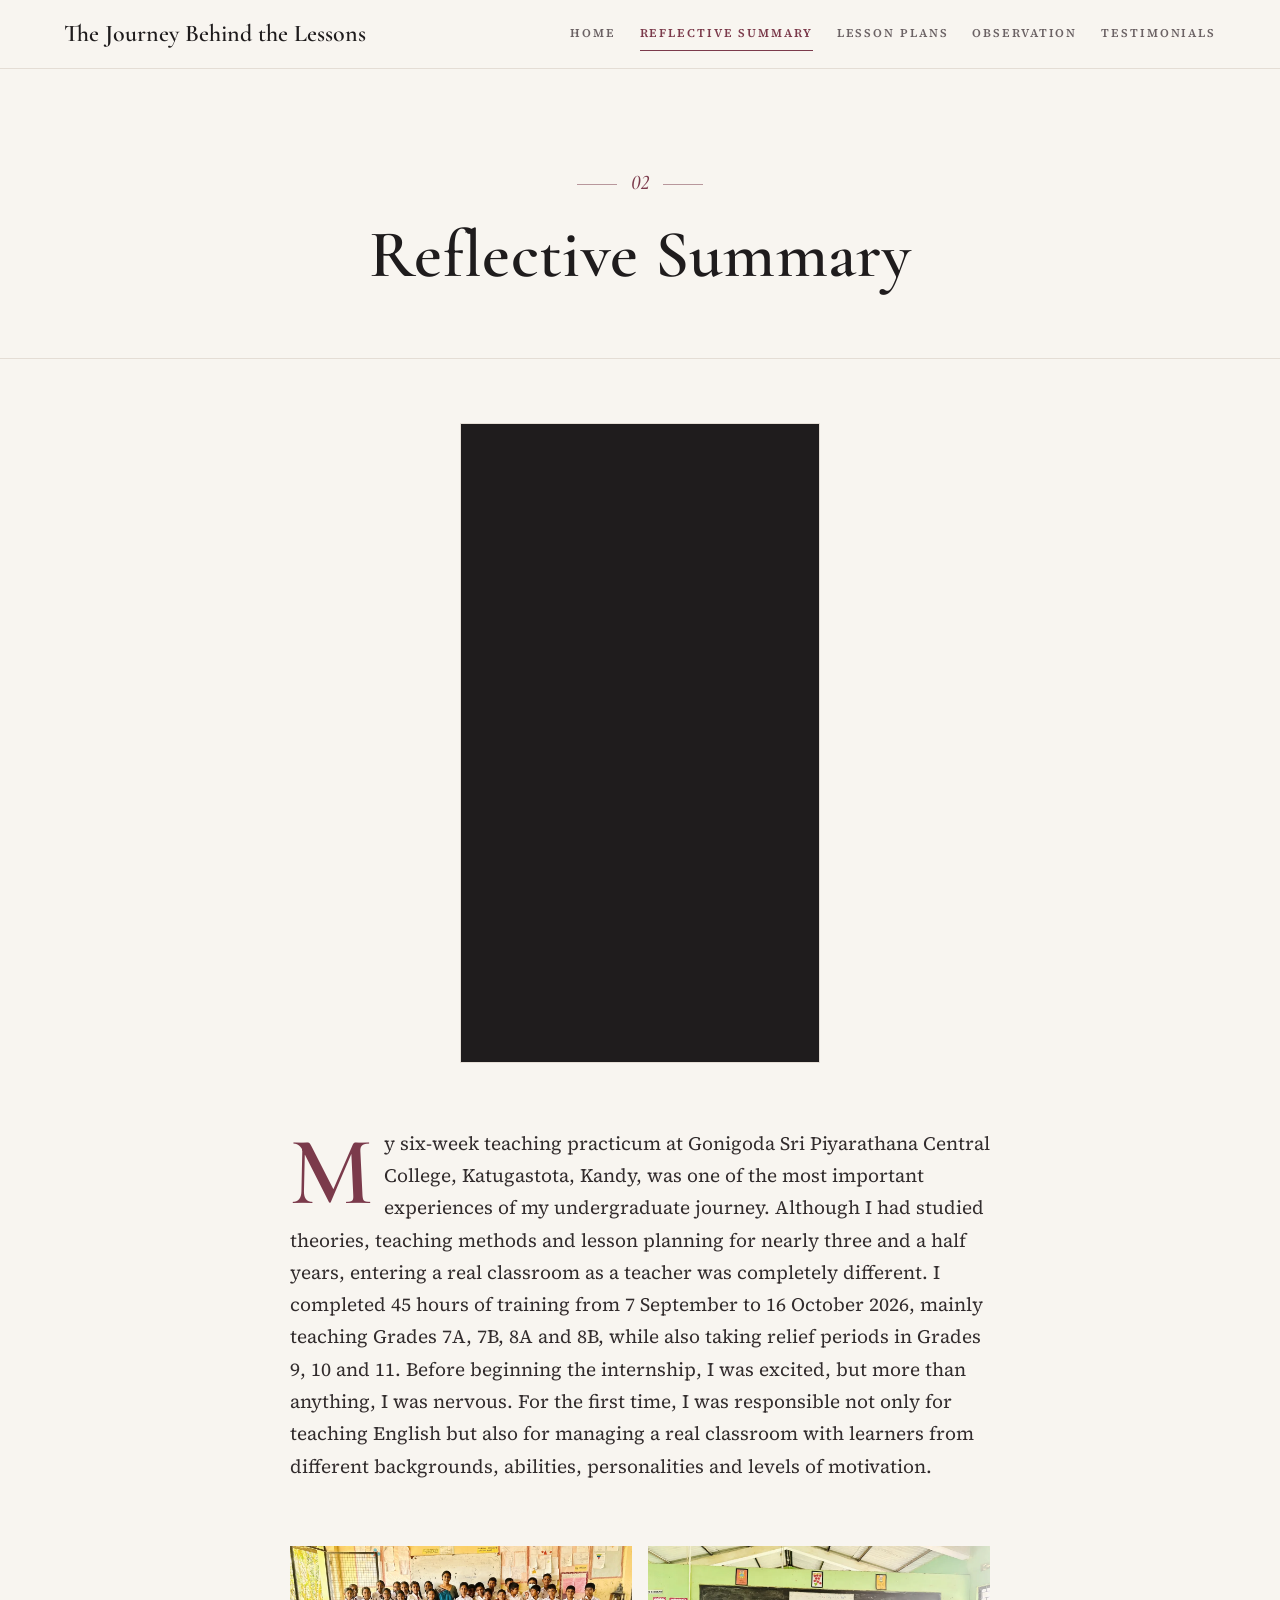
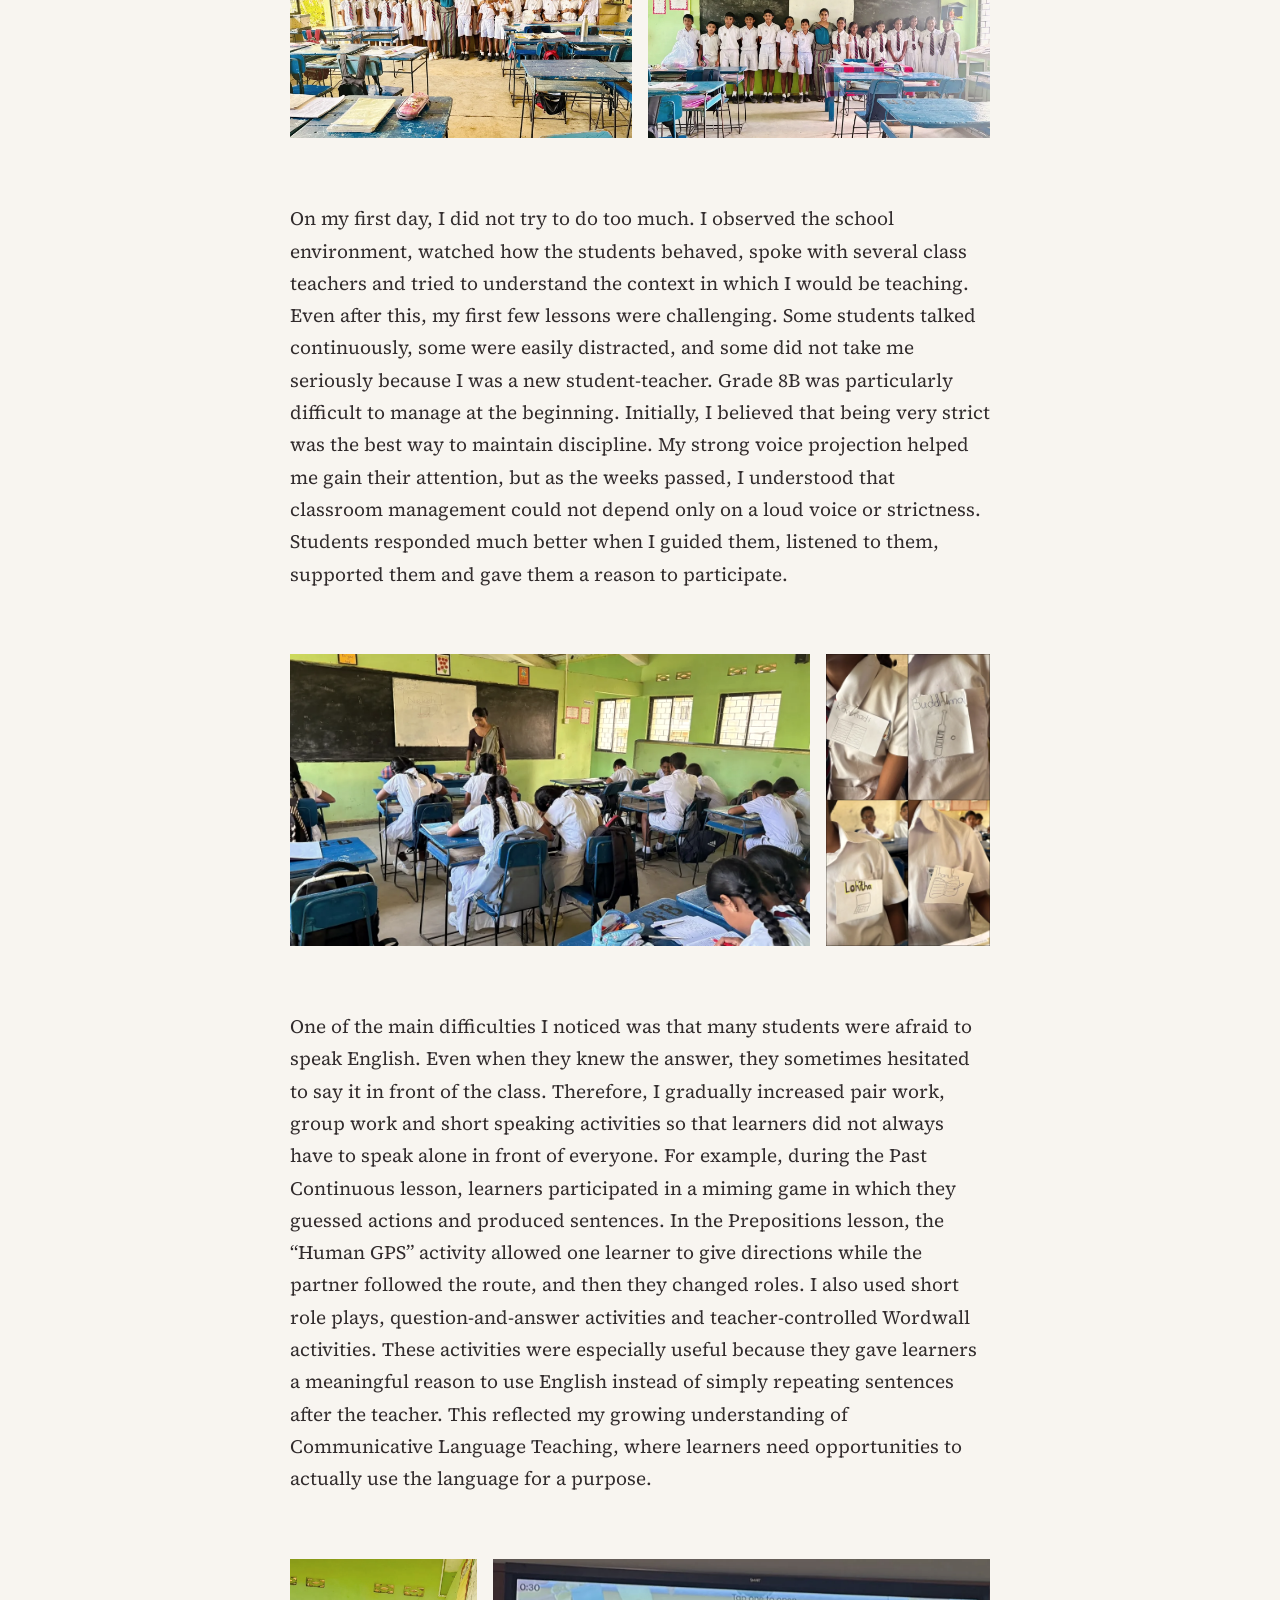
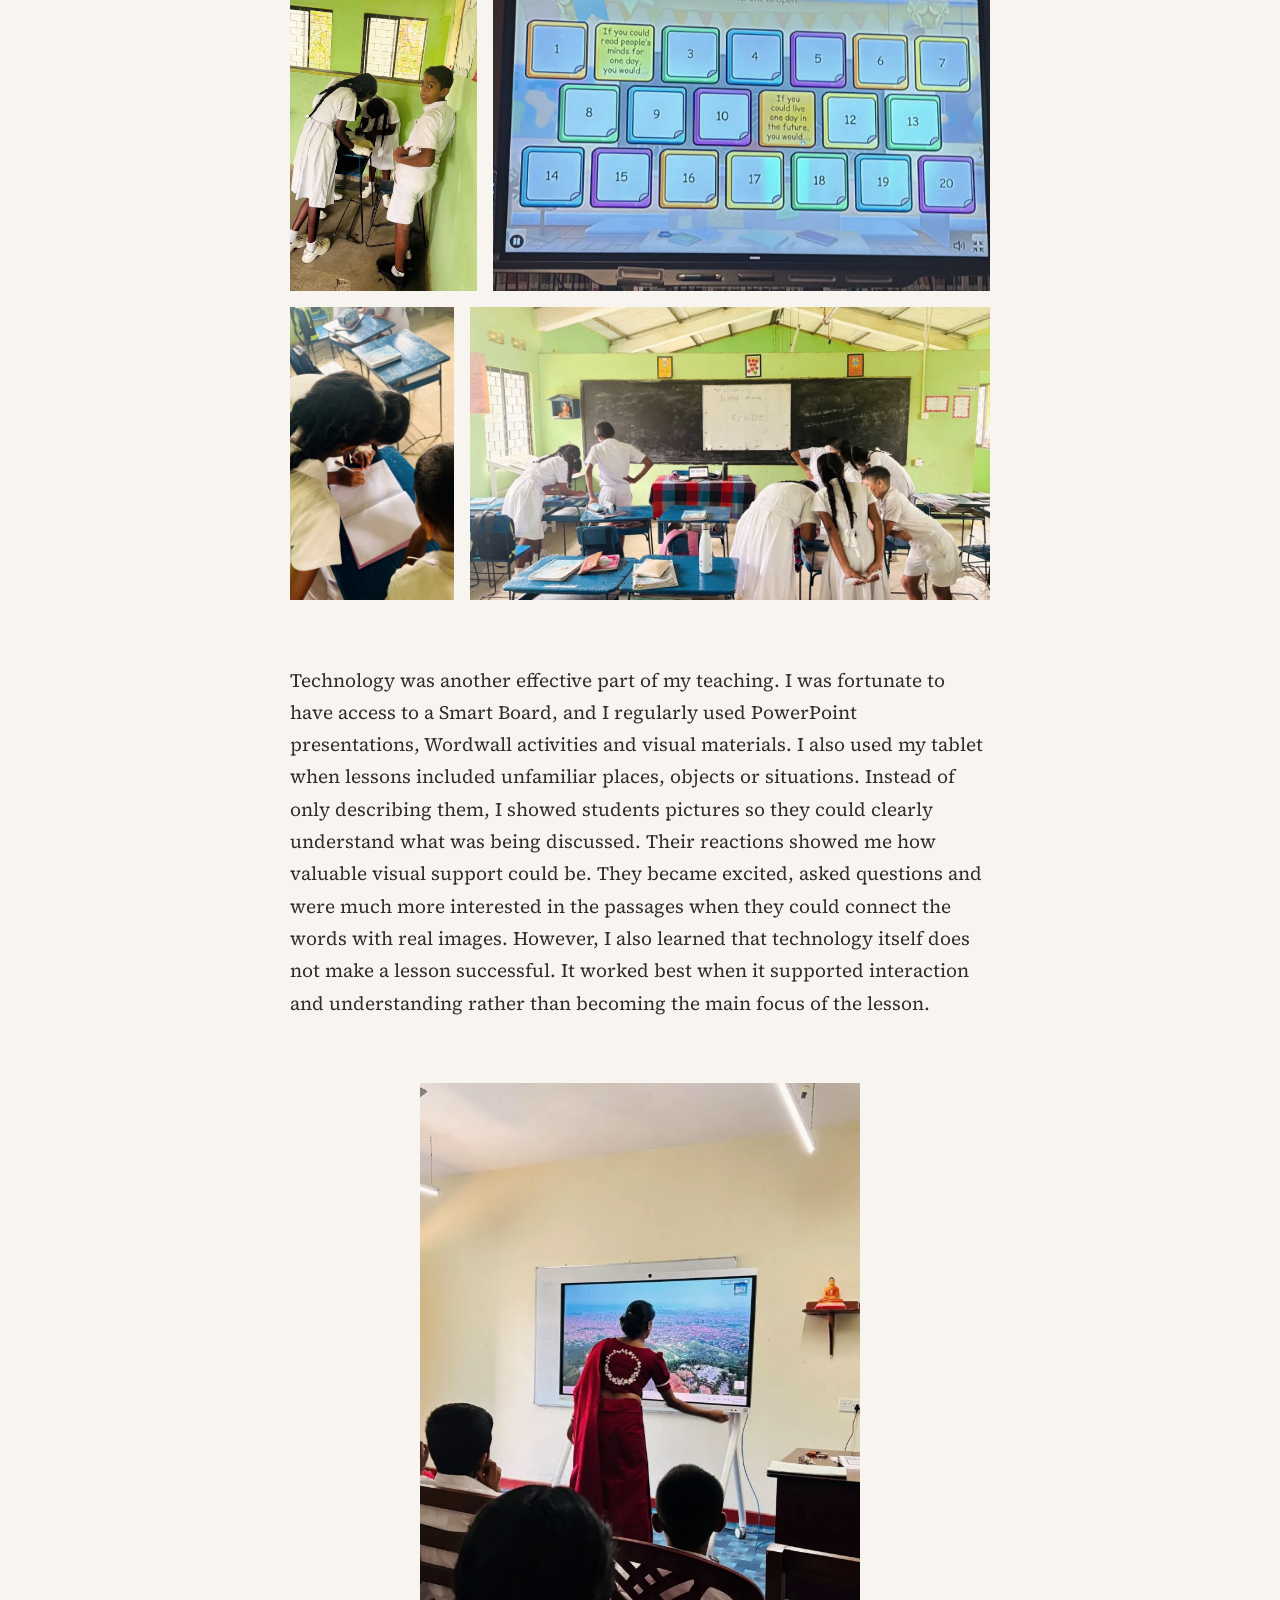
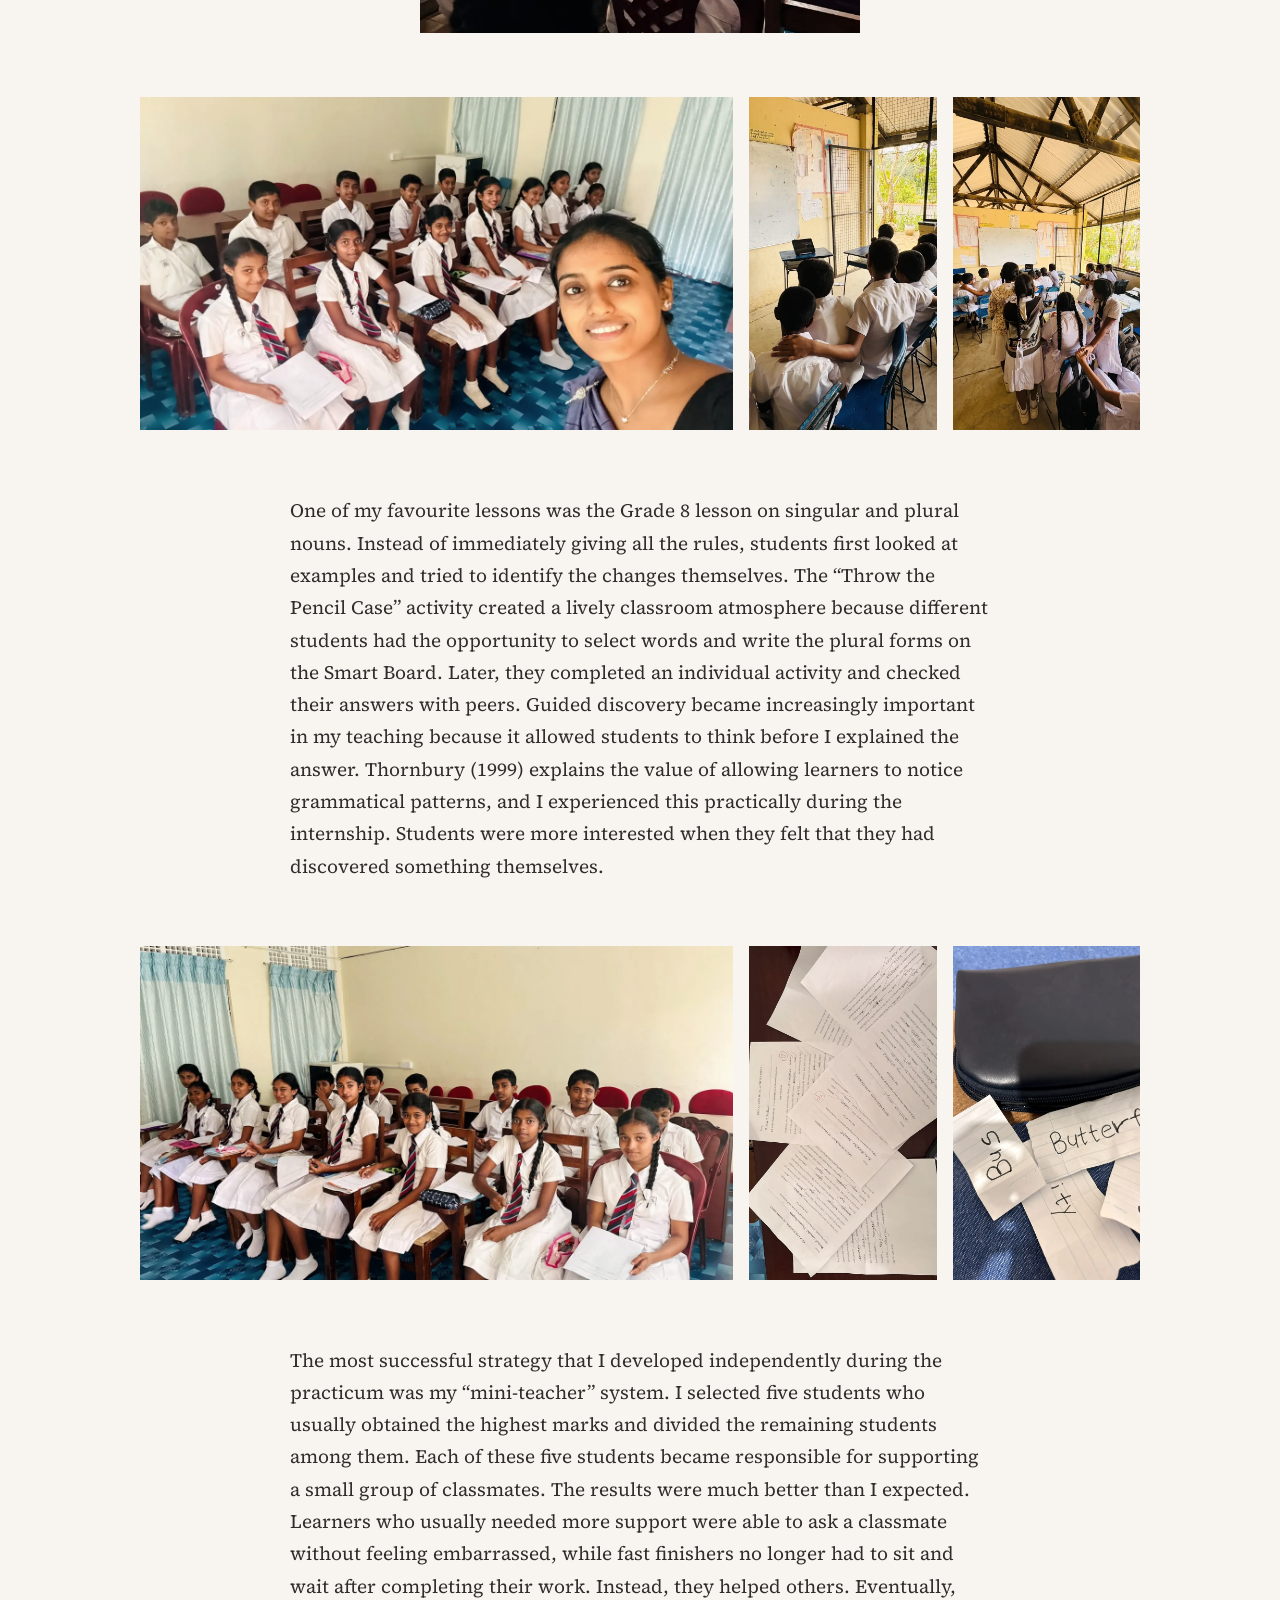
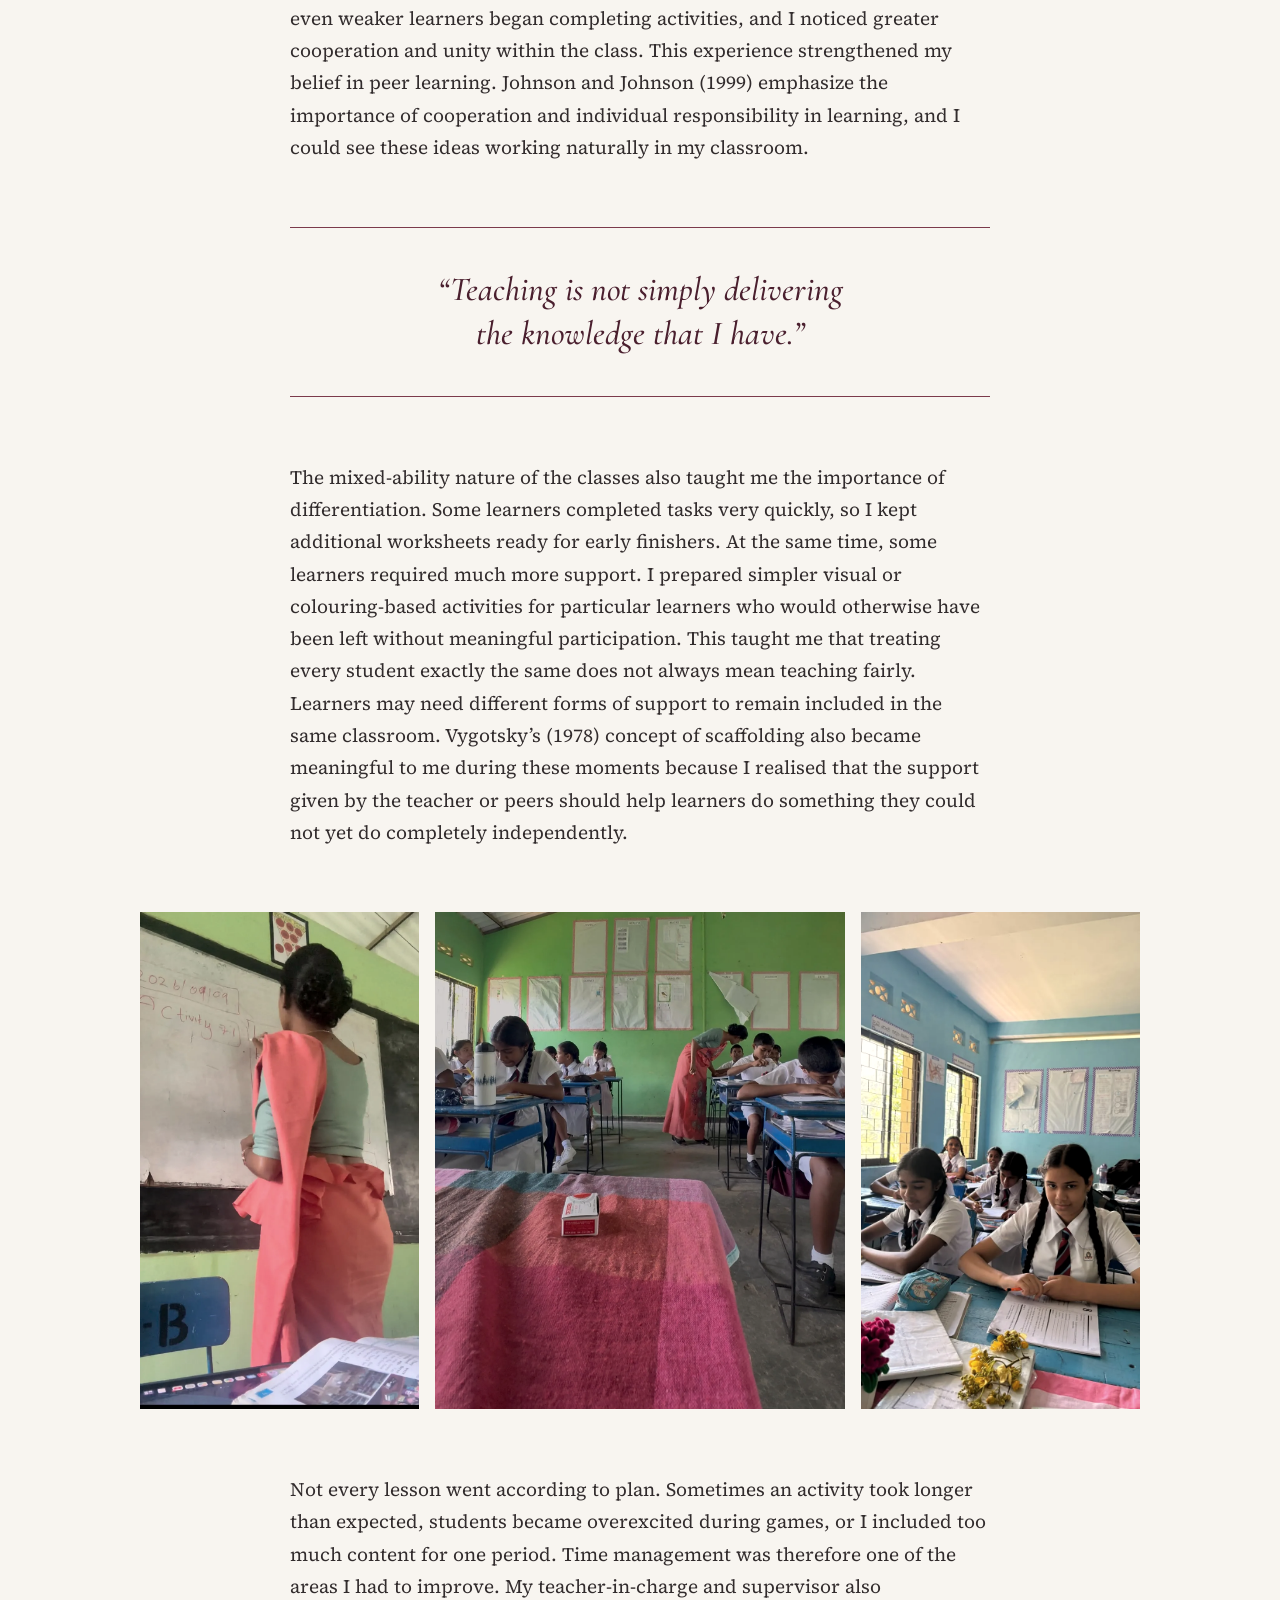
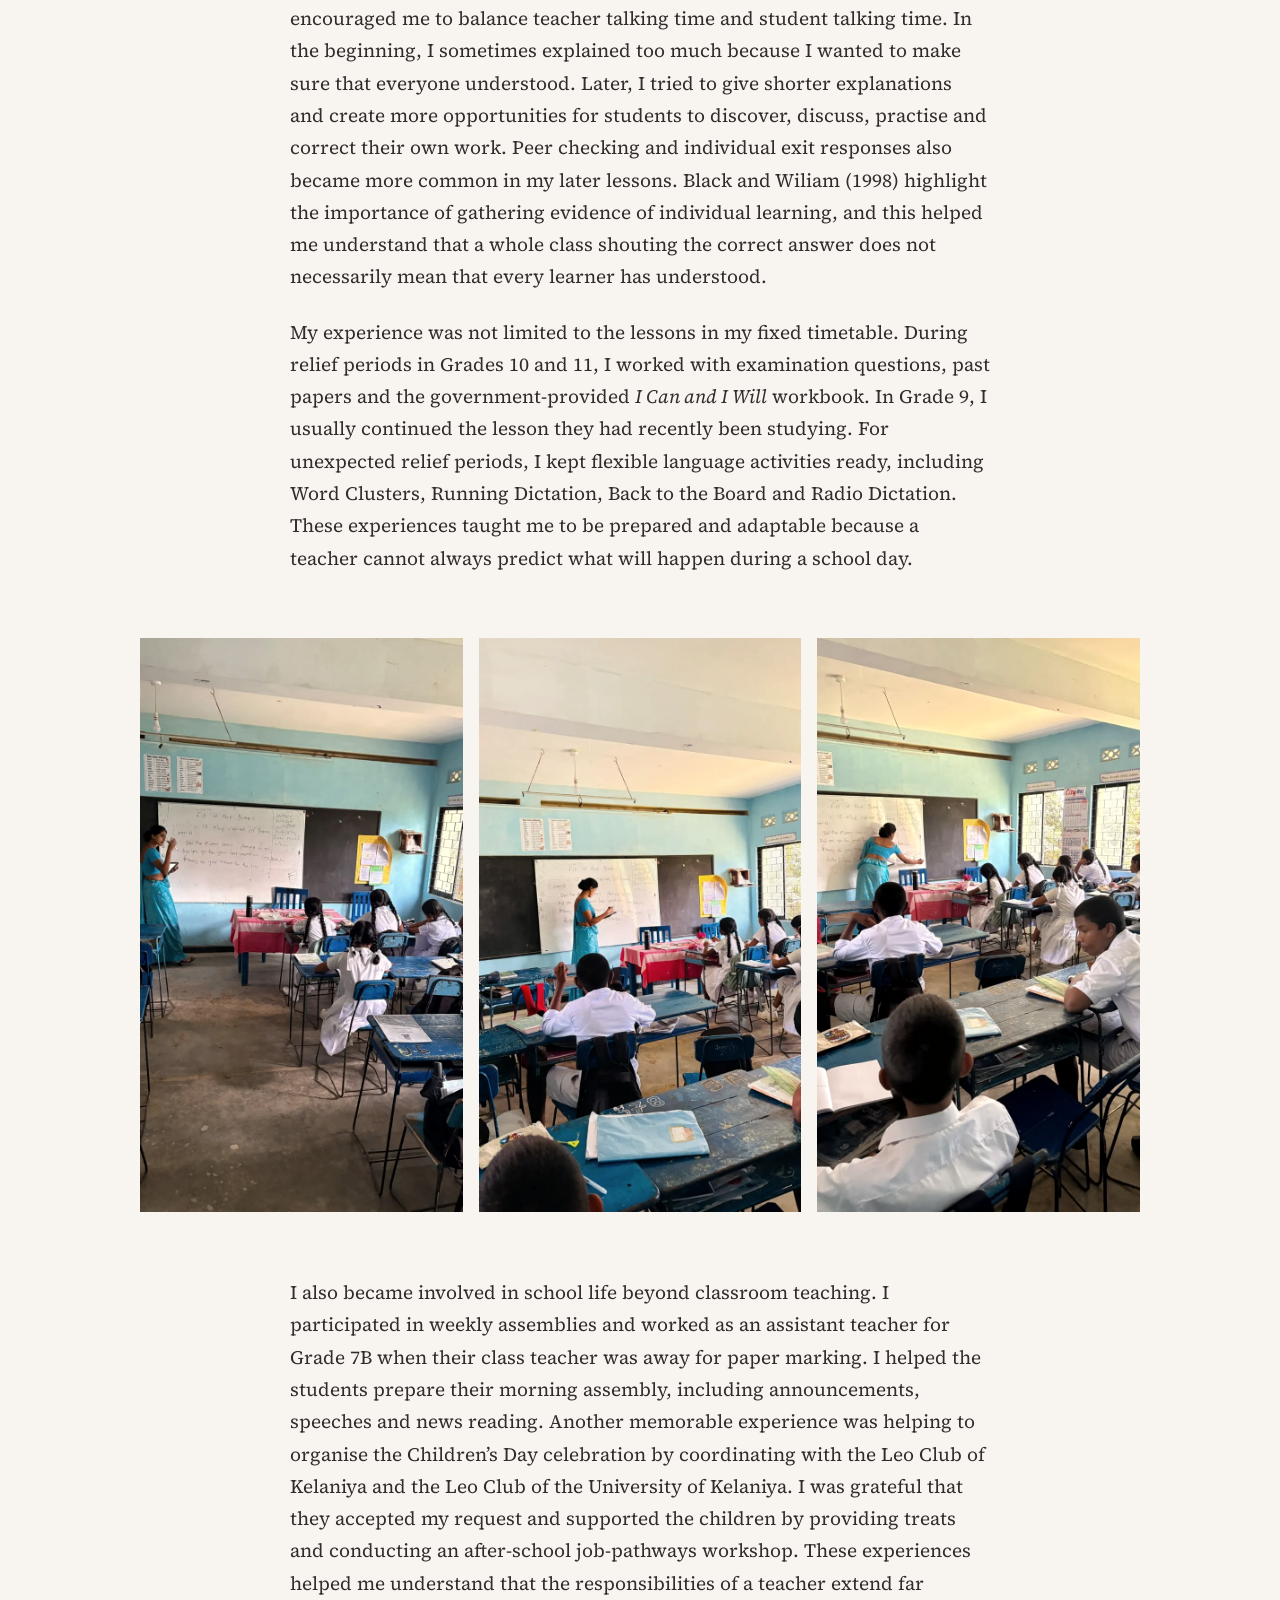
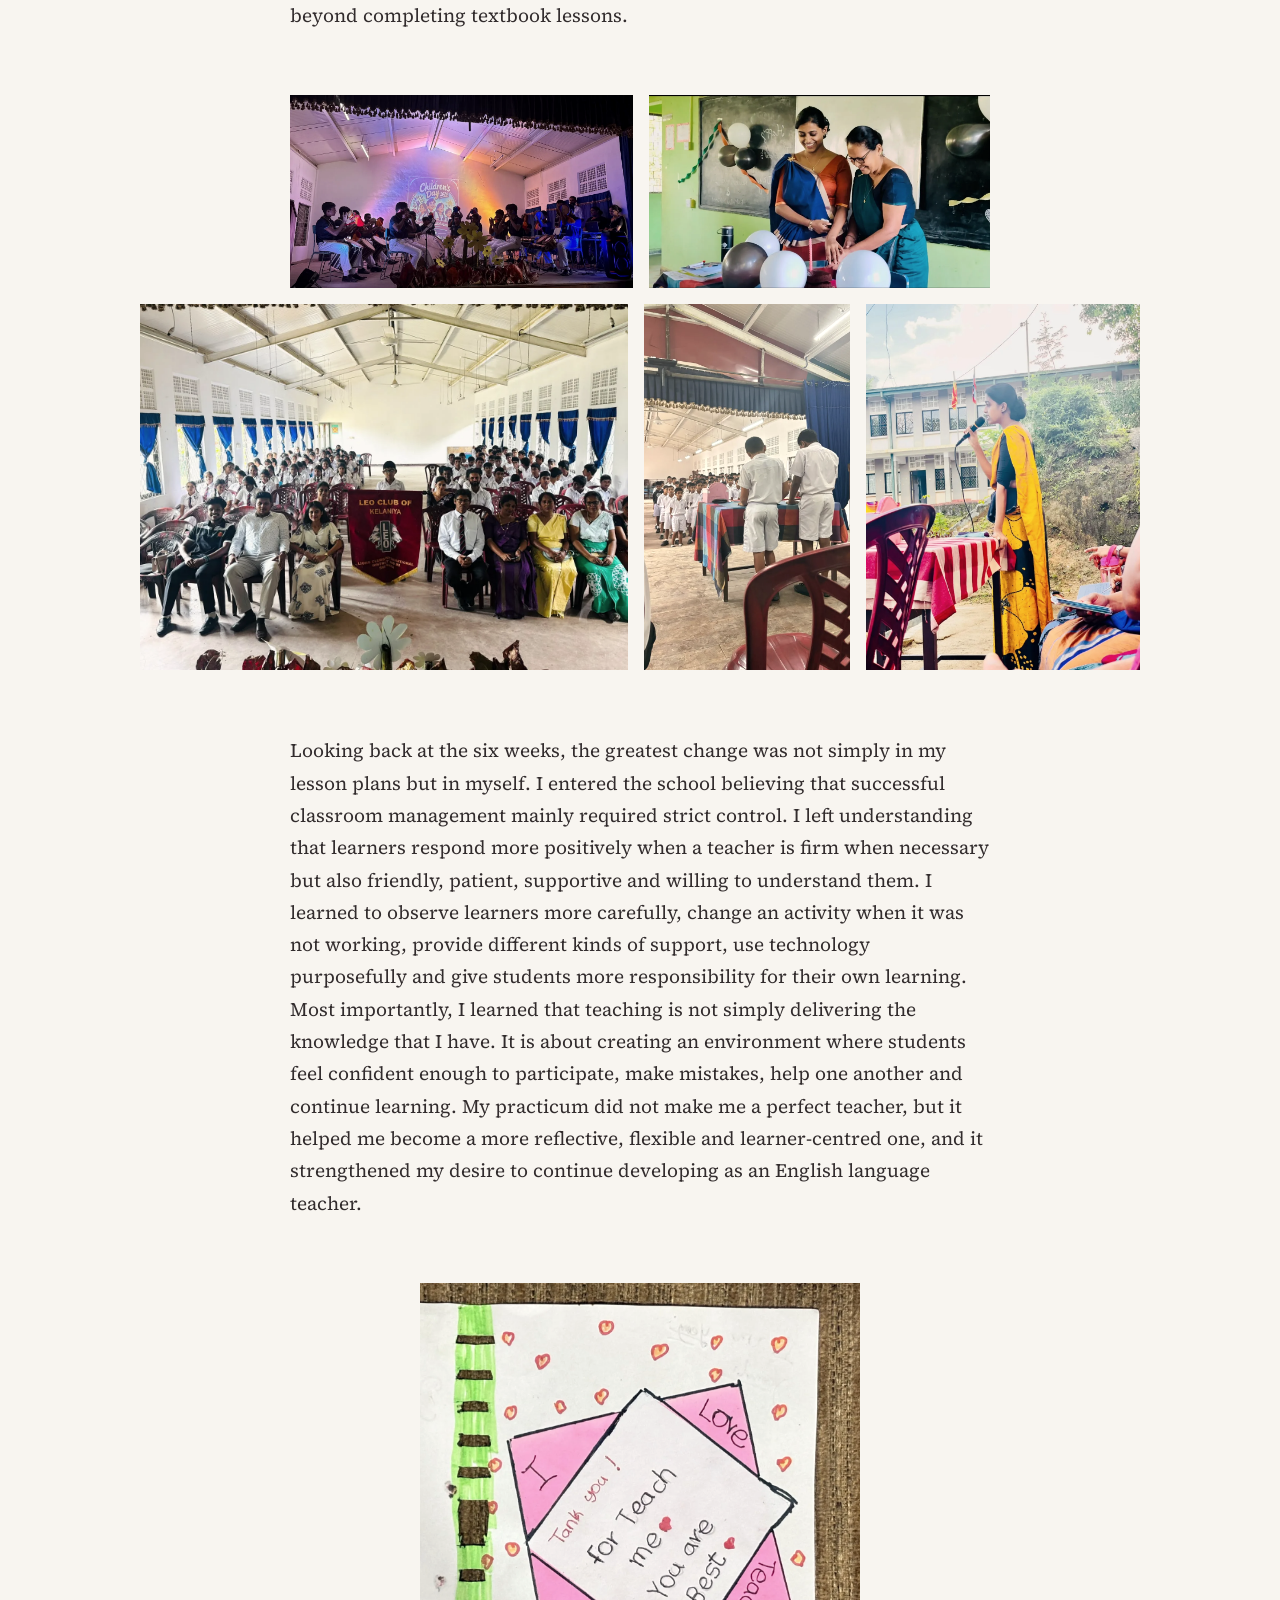
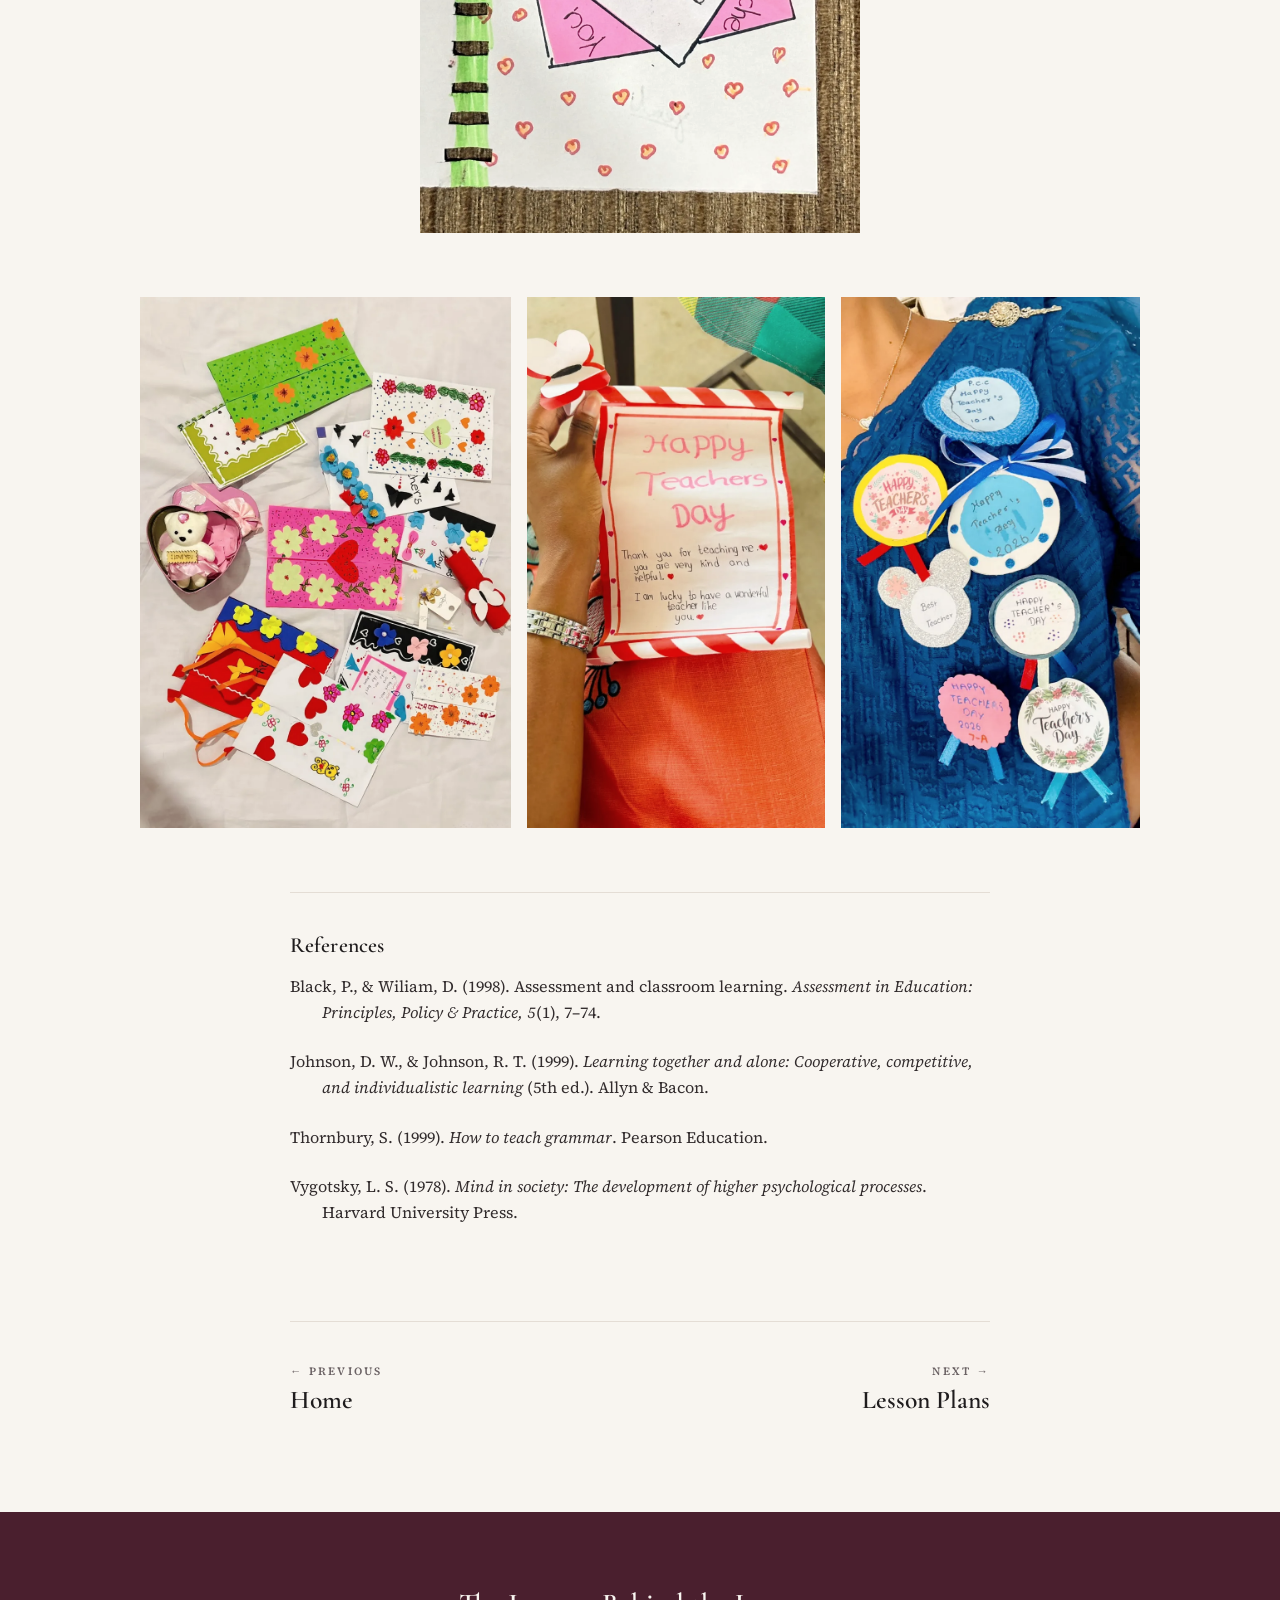
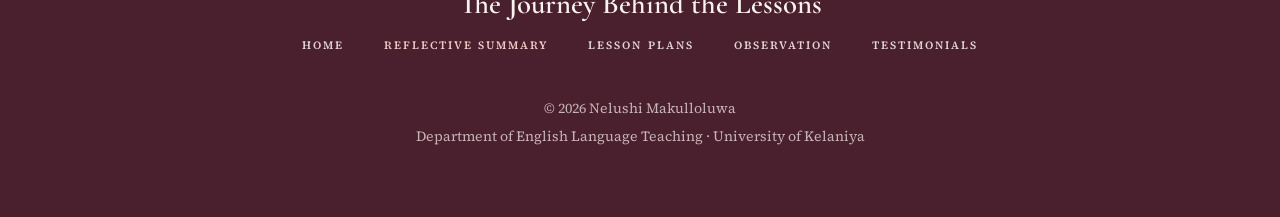
<file: reflective-summary.html>
<!DOCTYPE html>
<html lang="en">

<head>
  <meta charset="UTF-8">
  <meta name="viewport" content="width=device-width, initial-scale=1.0">
  <title>Reflective Summary – The Journey Behind the Lessons</title>
  <meta name="description"
    content="Teaching Practicum E-portfolio of Nelushi Makulloluwa – TESL 42554, Department of English Language Teaching, University of Kelaniya.">
  <meta name="theme-color" content="#4a1f2e">
  <meta name="referrer" content="strict-origin-when-cross-origin">
  <link rel="icon" type="image/svg+xml" href="favicon.svg">
  <link rel="stylesheet" href="css/style.css">

  <!-- Link preview (WhatsApp, email, etc.). Works once the site is online.
       After hosting, replace "images/og-image.jpg" with the full web address of that image. -->
  <meta property="og:type" content="website">
  <meta property="og:site_name" content="The Journey Behind the Lessons">
  <meta property="og:title" content="Reflective Summary – The Journey Behind the Lessons">
  <meta property="og:description"
    content="Teaching Practicum E-portfolio of Nelushi Makulloluwa – TESL 42554, Department of English Language Teaching, University of Kelaniya.">
  <meta property="og:image" content="images/og-image.jpg">
</head>

<body>
  <a class="skip-link" href="#content">Skip to content</a>

  <!-- ================= TOP MENU ================= -->
  <header class="site-nav">
    <div class="nav-inner">
      <a class="brand" href="index.html">The Journey Behind the Lessons</a>
      <button class="menu-toggle" aria-expanded="false" aria-controls="main-menu">Menu</button>
      <nav aria-label="Main menu">
        <ul id="main-menu">
          <li><a href="index.html">Home</a></li>
          <li><a href="reflective-summary.html" class="active" aria-current="page">Reflective Summary</a></li>
          <li><a href="lesson-plans.html">Lesson Plans</a></li>
          <li><a href="observation.html">Observation</a></li>
          <li><a href="testimonials.html">Testimonials</a></li>
        </ul>
      </nav>
    </div>
    <div class="progress" aria-hidden="true"></div>
  </header>

  <!-- ================= PAGE TITLE ================= -->
  <header class="page-band">
    <p class="section-num">02</p>
    <h1 class="page-title">Reflective Summary</h1>
  </header>

  <!-- ================= CONTENT ================= -->
  <main id="content" class="content">

    <!-- ===== YOUTUBE VIDEO (vertical YouTube Short) ===== -->
    <div class="video short">
      <iframe src="https://www.youtube.com/embed/-WzR3uIvc1I" title="The Journey Behind the Lessons – practicum video"
        allow="accelerometer; autoplay; clipboard-write; encrypted-media; gyroscope; picture-in-picture; web-share"
        referrerpolicy="strict-origin-when-cross-origin" allowfullscreen></iframe>
    </div>

    <p class="dropcap">My six-week teaching practicum at Gonigoda Sri Piyarathana Central College, Katugastota, Kandy,
      was one of the most important experiences of my undergraduate journey. Although I had studied theories, teaching
      methods and lesson planning for nearly three and a half years, entering a real classroom as a teacher was
      completely different. I completed 45 hours of training from 7 September to 16 October 2026, mainly teaching Grades
      7A, 7B, 8A and 8B, while also taking relief periods in Grades 9, 10 and 11. Before beginning the internship, I was
      excited, but more than anything, I was nervous. For the first time, I was responsible not only for teaching
      English but also for managing a real classroom with learners from different backgrounds, abilities, personalities
      and levels of motivation.</p>

    <div class="photo-row">
      <img src="images/class-group-photo-1.webp" alt="Group photo with a class" width="1280" height="720"
        style="--ar: 1.778" loading="lazy" decoding="async">
      <img src="images/class-group-photo-2.webp" alt="Group photo with another class" width="1280" height="720"
        style="--ar: 1.778" loading="lazy" decoding="async">
    </div>

    <p>On my first day, I did not try to do too much. I observed the school environment, watched how the students
      behaved, spoke with several class teachers and tried to understand the context in which I would be teaching. Even
      after this, my first few lessons were challenging. Some students talked continuously, some were easily distracted,
      and some did not take me seriously because I was a new student-teacher. Grade 8B was particularly difficult to
      manage at the beginning. Initially, I believed that being very strict was the best way to maintain discipline. My
      strong voice projection helped me gain their attention, but as the weeks passed, I understood that classroom
      management could not depend only on a loud voice or strictness. Students responded much better when I guided them,
      listened to them, supported them and gave them a reason to participate.</p>

    <div class="photo-row">
      <img src="images/students-at-desks.webp" alt="Students working at their desks" width="1280" height="720"
        style="--ar: 1.778" loading="lazy" decoding="async">
      <img src="images/name-tag-activity.webp" alt="Students wearing handmade name tags" width="720" height="1280"
        style="--ar: 0.562" loading="lazy" decoding="async">
    </div>

    <p>One of the main difficulties I noticed was that many students were afraid to speak English. Even when they knew
      the answer, they sometimes hesitated to say it in front of the class. Therefore, I gradually increased pair work,
      group work and short speaking activities so that learners did not always have to speak alone in front of everyone.
      For example, during the Past Continuous lesson, learners participated in a miming game in which they guessed
      actions and produced sentences. In the Prepositions lesson, the “Human GPS” activity allowed one learner to give
      directions while the partner followed the route, and then they changed roles. I also used short role plays,
      question-and-answer activities and teacher-controlled Wordwall activities. These activities were especially useful
      because they gave learners a meaningful reason to use English instead of simply repeating sentences after the
      teacher. This reflected my growing understanding of Communicative Language Teaching, where learners need
      opportunities to actually use the language for a purpose.</p>

    <div class="photo-row">
      <img src="images/peer-support.webp" alt="Students helping each other in the classroom" width="720" height="1280"
        style="--ar: 0.562" loading="lazy" decoding="async">
      <img src="images/wordwall-game.webp" alt="A Wordwall game on the Smart Board" width="1280" height="857"
        style="--ar: 1.494" loading="lazy" decoding="async">
    </div>


    <div class="photo-row">
      <img src="images/peer-writing.webp" alt="Students writing together" width="720" height="1280" style="--ar: 0.562"
        loading="lazy" decoding="async">
      <img src="images/group-work.webp" alt="Students working in groups" width="1280" height="720" style="--ar: 1.778"
        loading="lazy" decoding="async">
    </div>

    <p>Technology was another effective part of my teaching. I was fortunate to have access to a Smart Board, and I
      regularly used PowerPoint presentations, Wordwall activities and visual materials. I also used my tablet when
      lessons included unfamiliar places, objects or situations. Instead of only describing them, I showed students
      pictures so they could clearly understand what was being discussed. Their reactions showed me how valuable visual
      support could be. They became excited, asked questions and were much more interested in the passages when they
      could connect the words with real images. However, I also learned that technology itself does not make a lesson
      successful. It worked best when it supported interaction and understanding rather than becoming the main focus of
      the lesson.</p>

    <figure class="portrait">
      <img src="images/smart-board-lesson.webp" alt="Teaching a lesson with the Smart Board" width="720" height="1280"
        loading="lazy" decoding="async">
    </figure>


    <div class="photo-row many wide">
      <img src="images/class-selfie-2.webp" alt="Selfie with a class" width="1280" height="720" style="--ar: 1.778"
        loading="lazy" decoding="async">
      <img src="images/students-listening.webp" alt="Students listening during a lesson" width="720" height="1280"
        style="--ar: 0.562" loading="lazy" decoding="async">
      <img src="images/open-classroom.webp" alt="Students in an open classroom" width="720" height="1280"
        style="--ar: 0.562" loading="lazy" decoding="async">
    </div>

    <p>One of my favourite lessons was the Grade 8 lesson on singular and plural nouns. Instead of immediately giving
      all the rules, students first looked at examples and tried to identify the changes themselves. The “Throw the
      Pencil Case” activity created a lively classroom atmosphere because different students had the opportunity to
      select words and write the plural forms on the Smart Board. Later, they completed an individual activity and
      checked their answers with peers. Guided discovery became increasingly important in my teaching because it allowed
      students to think before I explained the answer. Thornbury (1999) explains the value of allowing learners to
      notice grammatical patterns, and I experienced this practically during the internship. Students were more
      interested when they felt that they had discovered something themselves.</p>

    <div class="photo-row many wide">
      <img src="images/students-seated.webp" alt="Students seated during a lesson" width="1280" height="720"
        style="--ar: 1.778" loading="lazy" decoding="async">
      <img src="images/worksheets.webp" alt="Worksheets prepared for the lesson" width="720" height="1280"
        style="--ar: 0.562" loading="lazy" decoding="async">
      <img src="images/word-cards.webp" alt="Word cards used in an activity" width="720" height="1280"
        style="--ar: 0.562" loading="lazy" decoding="async">
    </div>

    <p>The most successful strategy that I developed independently during the practicum was my “mini-teacher” system. I
      selected five students who usually obtained the highest marks and divided the remaining students among them. Each
      of these five students became responsible for supporting a small group of classmates. The results were much better
      than I expected. Learners who usually needed more support were able to ask a classmate without feeling
      embarrassed, while fast finishers no longer had to sit and wait after completing their work. Instead, they helped
      others. Eventually, even weaker learners began completing activities, and I noticed greater cooperation and unity
      within the class. This experience strengthened my belief in peer learning. Johnson and Johnson (1999) emphasize
      the importance of cooperation and individual responsibility in learning, and I could see these ideas working
      naturally in my classroom.</p>

    <blockquote class="pull" aria-hidden="true">
      <p>“Teaching is not simply delivering the knowledge that I have.”</p>
    </blockquote>

    <p>The mixed-ability nature of the classes also taught me the importance of differentiation. Some learners completed
      tasks very quickly, so I kept additional worksheets ready for early finishers. At the same time, some learners
      required much more support. I prepared simpler visual or colouring-based activities for particular learners who
      would otherwise have been left without meaningful participation. This taught me that treating every student
      exactly the same does not always mean teaching fairly. Learners may need different forms of support to remain
      included in the same classroom. Vygotsky’s (1978) concept of scaffolding also became meaningful to me during these
      moments because I realised that the support given by the teacher or peers should help learners do something they
      could not yet do completely independently.</p>

    <div class="photo-row many wide">
      <img src="images/writing-on-board.webp" alt="Writing on the board during a lesson" width="898" height="1600"
        style="--ar: 0.561" loading="lazy" decoding="async">
      <img src="images/monitoring-class.webp" alt="Monitoring students while they work" width="1290" height="1562"
        style="--ar: 0.826" loading="lazy" decoding="async">
      <img src="images/students-writing-2.webp" alt="Students working on an individual task" width="720" height="1280"
        style="--ar: 0.562" loading="lazy" decoding="async">
    </div>

    <p>Not every lesson went according to plan. Sometimes an activity took longer than expected, students became
      overexcited during games, or I included too much content for one period. Time management was therefore one of the
      areas I had to improve. My teacher-in-charge and supervisor also encouraged me to balance teacher talking time and
      student talking time. In the beginning, I sometimes explained too much because I wanted to make sure that everyone
      understood. Later, I tried to give shorter explanations and create more opportunities for students to discover,
      discuss, practise and correct their own work. Peer checking and individual exit responses also became more common
      in my later lessons. Black and Wiliam (1998) highlight the importance of gathering evidence of individual
      learning, and this helped me understand that a whole class shouting the correct answer does not necessarily mean
      that every learner has understood.</p>
    <p>My experience was not limited to the lessons in my fixed timetable. During relief periods in Grades 10 and 11, I
      worked with examination questions, past papers and the government-provided <em>I Can and I Will</em> workbook. In
      Grade 9, I usually continued the lesson they had recently been studying. For unexpected relief periods, I kept
      flexible language activities ready, including Word Clusters, Running Dictation, Back to the Board and Radio
      Dictation. These experiences taught me to be prepared and adaptable because a teacher cannot always predict what
      will happen during a school day.</p>

    <div class="photo-row many wide">
      <img src="images/teaching-blue-classroom-2.webp" alt="Teaching a senior class" width="720" height="1280"
        style="--ar: 0.562" loading="lazy" decoding="async">
      <img src="images/teaching-blue-classroom-3.webp" alt="Teaching at the board during a relief period" width="720"
        height="1280" style="--ar: 0.562" loading="lazy" decoding="async">
      <img src="images/teaching-blue-classroom.webp" alt="Students working during a relief period" width="720"
        height="1280" style="--ar: 0.562" loading="lazy" decoding="async">
    </div>

    <p>I also became involved in school life beyond classroom teaching. I participated in weekly assemblies and worked
      as an assistant teacher for Grade 7B when their class teacher was away for paper marking. I helped the students
      prepare their morning assembly, including announcements, speeches and news reading. Another memorable experience
      was helping to organise the Children’s Day celebration by coordinating with the Leo Club of Kelaniya and the Leo
      Club of the University of Kelaniya. I was grateful that they accepted my request and supported the children by
      providing treats and conducting an after-school job-pathways workshop. These experiences helped me understand that
      the responsibilities of a teacher extend far beyond completing textbook lessons.</p>

    <div class="photo-row">
      <img src="images/childrens-day-stage.webp" alt="The Children’s Day celebration on stage" width="1280" height="720"
        style="--ar: 1.778" loading="lazy" decoding="async">
      <img src="images/farewell.webp" alt="A celebration in the classroom" width="1290" height="731" style="--ar: 1.765"
        loading="lazy" decoding="async">
    </div>


    <div class="photo-row many wide">
      <img src="images/leo-club-workshop.webp" alt="The job-pathways workshop with the Leo Club" width="1280"
        height="960" style="--ar: 1.333" loading="lazy" decoding="async">
      <img src="images/students-queue.webp" alt="Students lining up during the Children’s Day celebration" width="720"
        height="1280" style="--ar: 0.562" loading="lazy" decoding="async">
      <img src="images/assembly-speech.webp" alt="Speaking at a school assembly" width="960" height="1280"
        style="--ar: 0.750" loading="lazy" decoding="async">
    </div>

    <p>Looking back at the six weeks, the greatest change was not simply in my lesson plans but in myself. I entered the
      school believing that successful classroom management mainly required strict control. I left understanding that
      learners respond more positively when a teacher is firm when necessary but also friendly, patient, supportive and
      willing to understand them. I learned to observe learners more carefully, change an activity when it was not
      working, provide different kinds of support, use technology purposefully and give students more responsibility for
      their own learning. Most importantly, I learned that teaching is not simply delivering the knowledge that I have.
      It is about creating an environment where students feel confident enough to participate, make mistakes, help one
      another and continue learning. My practicum did not make me a perfect teacher, but it helped me become a more
      reflective, flexible and learner-centred one, and it strengthened my desire to continue developing as an English
      language teacher.</p>

    <figure class="portrait">
      <img src="images/thank-you-card.webp" alt="A thank-you card from students" width="1311" height="1600"
        loading="lazy" decoding="async">
    </figure>


    <div class="photo-row many wide">
      <img src="images/handmade-cards.webp" alt="Handmade cards from students" width="892" height="1280"
        style="--ar: 0.697" loading="lazy" decoding="async">
      <img src="images/teachers-day-card.webp" alt="A Teachers’ Day card from students" width="720" height="1280"
        style="--ar: 0.562" loading="lazy" decoding="async">
      <img src="images/teachers-day-badges.webp" alt="Handmade Teachers’ Day badges" width="720" height="1280"
        style="--ar: 0.562" loading="lazy" decoding="async">
    </div>


    <section class="references">
      <h3>References</h3>
      <p>Black, P., &amp; Wiliam, D. (1998). Assessment and classroom learning. <em>Assessment in Education: Principles,
          Policy &amp; Practice, 5</em>(1), 7–74.</p>
      <p>Johnson, D. W., &amp; Johnson, R. T. (1999). <em>Learning together and alone: Cooperative, competitive, and
          individualistic learning</em> (5th ed.). Allyn &amp; Bacon.</p>
      <p>Thornbury, S. (1999). <em>How to teach grammar</em>. Pearson Education.</p>
      <p>Vygotsky, L. S. (1978). <em>Mind in society: The development of higher psychological processes</em>. Harvard
        University Press.</p>
    </section>

    <nav class="pager" aria-label="Previous and next page">
      <a class="prev" href="index.html"><small>&larr; Previous</small><span>Home</span></a>
      <a class="next" href="lesson-plans.html"><small>Next &rarr;</small><span>Lesson Plans</span></a>
    </nav>

  </main>

  <!-- ================= FOOTER ================= -->
  <footer class="site-footer">
    <p class="footer-title">The Journey Behind the Lessons</p>
    <nav class="footer-nav" aria-label="Footer menu">
      <ul>
        <li><a href="index.html">Home</a></li>
        <li><a href="reflective-summary.html" class="active" aria-current="page">Reflective Summary</a></li>
        <li><a href="lesson-plans.html">Lesson Plans</a></li>
        <li><a href="observation.html">Observation</a></li>
        <li><a href="testimonials.html">Testimonials</a></li>
      </ul>
    </nav>
    <p>&copy; 2026 Nelushi Makulloluwa</p>
    <p>Department of English Language Teaching · University of Kelaniya</p>
  </footer>

  <script src="js/main.js"></script>
</body>

</html>
</file>
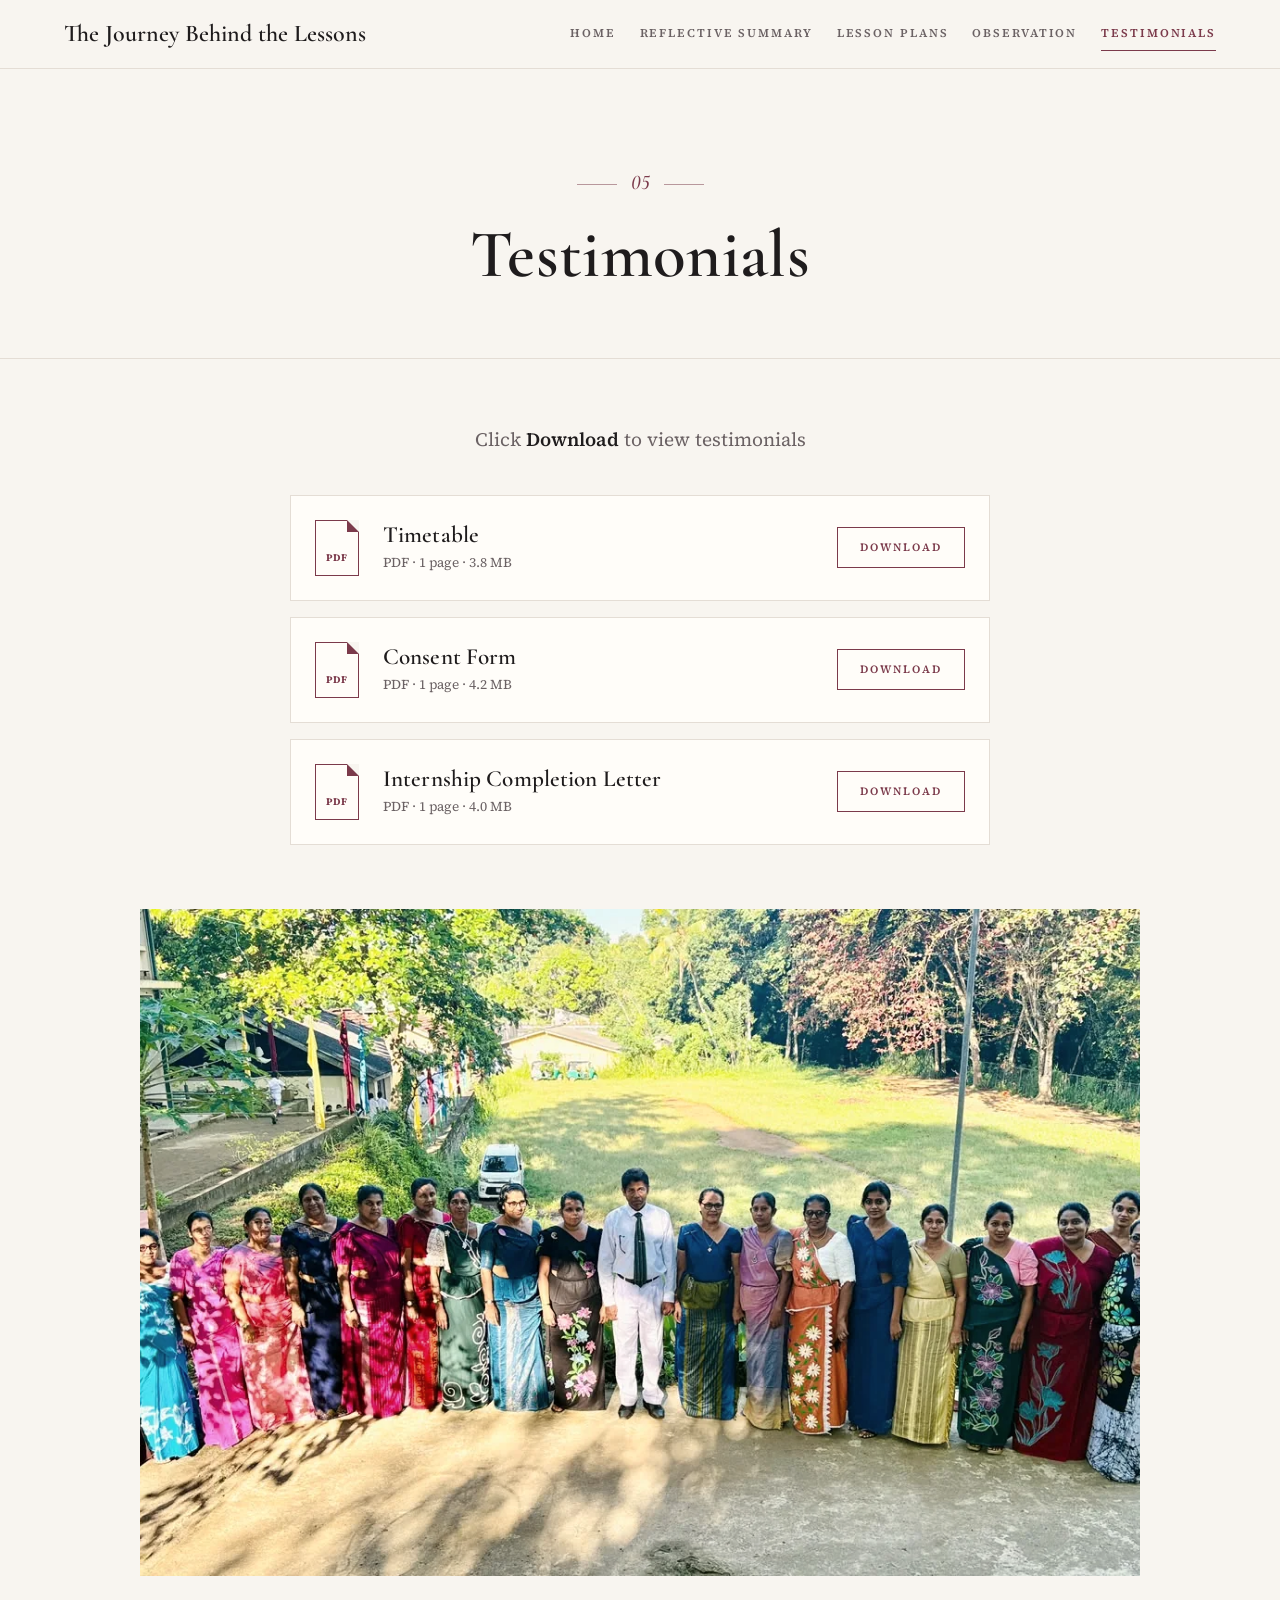
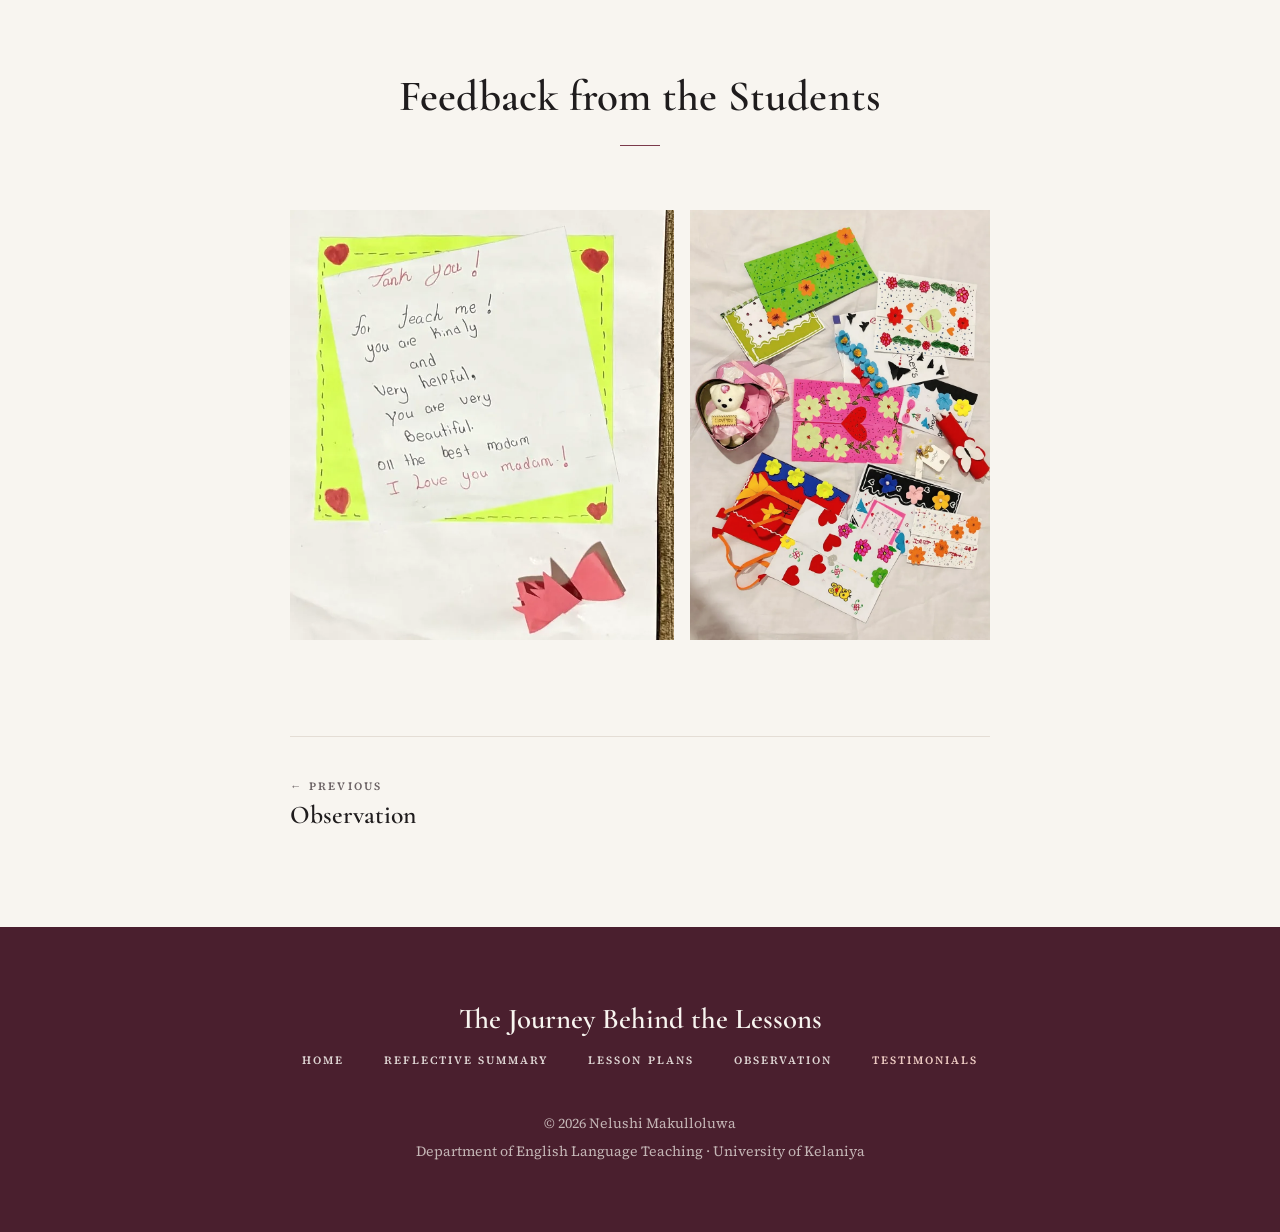
<file: testimonials.html>
<!DOCTYPE html>
<html lang="en">
<head>
  <meta charset="UTF-8">
  <meta name="viewport" content="width=device-width, initial-scale=1.0">
  <title>Testimonials – The Journey Behind the Lessons</title>
  <meta name="description" content="Teaching Practicum E-portfolio of Nelushi Makulloluwa – TESL 42554, Department of English Language Teaching, University of Kelaniya.">
  <meta name="theme-color" content="#4a1f2e">
  <link rel="icon" type="image/svg+xml" href="favicon.svg">
  <link rel="stylesheet" href="css/style.css">

  <!-- Link preview (WhatsApp, email, etc.). Works once the site is online.
       After hosting, replace "images/og-image.jpg" with the full web address of that image. -->
  <meta property="og:type" content="website">
  <meta property="og:site_name" content="The Journey Behind the Lessons">
  <meta property="og:title" content="Testimonials – The Journey Behind the Lessons">
  <meta property="og:description" content="Teaching Practicum E-portfolio of Nelushi Makulloluwa – TESL 42554, Department of English Language Teaching, University of Kelaniya.">
  <meta property="og:image" content="images/og-image.jpg">
</head>
<body>
  <a class="skip-link" href="#content">Skip to content</a>

  <!-- ================= TOP MENU ================= -->
  <header class="site-nav">
    <div class="nav-inner">
      <a class="brand" href="index.html">The Journey Behind the Lessons</a>
      <button class="menu-toggle" aria-expanded="false" aria-controls="main-menu">Menu</button>
      <nav aria-label="Main menu">
        <ul id="main-menu">
          <li><a href="index.html">Home</a></li>
          <li><a href="reflective-summary.html">Reflective Summary</a></li>
          <li><a href="lesson-plans.html">Lesson Plans</a></li>
          <li><a href="observation.html">Observation</a></li>
          <li><a href="testimonials.html" class="active" aria-current="page">Testimonials</a></li>
        </ul>
      </nav>
    </div>
    <div class="progress" aria-hidden="true"></div>
  </header>

  <!-- ================= PAGE TITLE ================= -->
  <header class="page-band">
    <p class="section-num">05</p>
    <h1 class="page-title">Testimonials</h1>
  </header>

  <!-- ================= CONTENT ================= -->
  <main id="content" class="content">

    <!-- ===== TESTIMONIAL FILES =====
         Put the three PDFs in the "files" folder with these exact names:
           timetable.pdf, consent-form.pdf, internship-completion-letter.pdf
         (or change the href="files/..." in each card to match your file names).
         Then change "File to be added" to the file details, e.g. "PDF · 1 page · 200 KB". -->
    <p class="intro-line">Click <strong>Download</strong> to view testimonials</p>

    <div class="downloads">
      <div class="download-card">
        <div class="file-icon">PDF</div>
        <div>
          <h3>Timetable</h3>
          <p class="meta">PDF · 1&nbsp;page · 3.8&nbsp;MB</p>
        </div>
        <a class="btn" href="files/timetable.pdf" target="_blank" rel="noopener">Download</a>
      </div>
      <div class="download-card">
        <div class="file-icon">PDF</div>
        <div>
          <h3>Consent Form</h3>
          <p class="meta">PDF · 1&nbsp;page · 4.2&nbsp;MB</p>
        </div>
        <a class="btn" href="files/consent-form.pdf" target="_blank" rel="noopener">Download</a>
      </div>
      <div class="download-card">
        <div class="file-icon">PDF</div>
        <div>
          <h3>Internship Completion Letter</h3>
          <p class="meta">PDF · 1&nbsp;page · 4.0&nbsp;MB</p>
        </div>
        <a class="btn" href="files/internship-completion-letter.pdf" target="_blank" rel="noopener">Download</a>
      </div>
    </div>

    <figure class="wide">
      <img src="images/staff-group.webp" alt="Group photo with the school staff" width="1280" height="720" loading="lazy" decoding="async">
    </figure>


    <h2 class="section-title">Feedback from the Students</h2>

    <div class="photo-row">
      <img src="images/student-thank-you-note.webp" alt="A thank-you note from a student" width="712" height="797" style="--ar: 0.893" loading="lazy" decoding="async">
      <img src="images/handmade-cards.webp" alt="Handmade cards from students" width="892" height="1280" style="--ar: 0.697" loading="lazy" decoding="async">
    </div>


    <nav class="pager" aria-label="Previous and next page">
      <a class="prev" href="observation.html"><small>&larr; Previous</small><span>Observation</span></a>
    </nav>

  </main>

  <!-- ================= FOOTER ================= -->
  <footer class="site-footer">
    <p class="footer-title">The Journey Behind the Lessons</p>
    <nav class="footer-nav" aria-label="Footer menu">
      <ul>
        <li><a href="index.html">Home</a></li>
        <li><a href="reflective-summary.html">Reflective Summary</a></li>
        <li><a href="lesson-plans.html">Lesson Plans</a></li>
        <li><a href="observation.html">Observation</a></li>
        <li><a href="testimonials.html" class="active" aria-current="page">Testimonials</a></li>
      </ul>
    </nav>
    <p>&copy; 2026 Nelushi Makulloluwa</p>
    <p>Department of English Language Teaching · University of Kelaniya</p>
  </footer>

  <script src="js/main.js"></script>
</body>
</html>
</file>
<file: css/style.css>
/* =========================================================
   A Story of Six Weeks — Teaching Practicum E-portfolio
   Main stylesheet (shared by every page) — v3 editorial design
   ========================================================= */

/* ---------- 1. Fonts (stored in the /fonts folder, so they work offline) ---------- */
@font-face { font-family: "Cormorant Garamond"; src: url("../fonts/cormorant-garamond-latin-600-normal.woff2") format("woff2"); font-weight: 600; font-style: normal; font-display: swap; }
@font-face { font-family: "Cormorant Garamond"; src: url("../fonts/cormorant-garamond-latin-700-normal.woff2") format("woff2"); font-weight: 700; font-style: normal; font-display: swap; }
@font-face { font-family: "Cormorant Garamond"; src: url("../fonts/cormorant-garamond-latin-500-italic.woff2") format("woff2"); font-weight: 500; font-style: italic; font-display: swap; }
@font-face { font-family: "Cormorant Garamond"; src: url("../fonts/cormorant-garamond-latin-600-italic.woff2") format("woff2"); font-weight: 600; font-style: italic; font-display: swap; }
@font-face { font-family: "Source Serif 4"; src: url("../fonts/source-serif-4-latin-400-normal.woff2") format("woff2"); font-weight: 400; font-style: normal; font-display: swap; }
@font-face { font-family: "Source Serif 4"; src: url("../fonts/source-serif-4-latin-400-italic.woff2") format("woff2"); font-weight: 400; font-style: italic; font-display: swap; }
@font-face { font-family: "Source Serif 4"; src: url("../fonts/source-serif-4-latin-600-normal.woff2") format("woff2"); font-weight: 600; font-style: normal; font-display: swap; }
@font-face { font-family: "Source Serif 4"; src: url("../fonts/source-serif-4-latin-700-normal.woff2") format("woff2"); font-weight: 700; font-style: normal; font-display: swap; }

/* ---------- 2. Colours, fonts & spacing (change these to restyle the whole site) ---------- */
:root {
  --ivory:      #f8f5f0;   /* page background */
  --paper:      #fffdf9;   /* cards, boxes */
  --ink:        #1f1c1d;   /* headings */
  --text:       #322c2d;   /* body text */
  --text-soft:  #6b6264;   /* captions, labels */
  --plum:       #7b3a4b;   /* the one accent colour */
  --plum-deep:  #4a1f2e;   /* home header panel, footer */
  --blush:      #ecc9c1;   /* tiny highlights only */
  --line:       #e4ddd5;   /* thin borders and rules */

  --font-display: "Cormorant Garamond", Garamond, "Times New Roman", serif;
  --font-text:    "Source Serif 4", Georgia, "Times New Roman", serif;

  --s1: 8px;  --s2: 16px;  --s3: 24px;  --s4: 40px;  --s5: 64px;  --s6: 96px;

  --measure: 700px;        /* width of the text column (~68 characters) */
  --wide:    1000px;       /* width of photos that break out of the column */
  --nav-h:   68px;

  /* one gentle, consistent colour treatment for every photo (tones down the bright greens) */
  --photo-filter: saturate(.86) sepia(.06) contrast(1.02);
}

/* ---------- 3. Base ---------- */
*, *::before, *::after { box-sizing: border-box; }

html { scroll-behavior: smooth; scroll-padding-top: calc(var(--nav-h) + 16px); }

body {
  margin: 0;
  background: var(--ivory);
  color: var(--text);
  font-family: var(--font-text);
  font-size: 19px;
  line-height: 1.7;
  -webkit-font-smoothing: antialiased;
  text-rendering: optimizeLegibility;
}

img { max-width: 100%; height: auto; display: block; }

a { color: var(--plum); text-decoration: none; transition: color .2s, background-color .2s, border-color .2s; }
a:hover { color: var(--plum-deep); }

h1, h2, h3 {
  text-wrap: balance;
  font-family: var(--font-display);
  font-weight: 600;
  line-height: 1.15;
  color: var(--ink);
  letter-spacing: .005em;
}

:focus-visible { outline: 2px solid var(--plum); outline-offset: 3px; }

.skip-link { position: absolute; left: -9999px; top: 0; background: var(--paper); padding: var(--s1) var(--s2); z-index: 300; }
.skip-link:focus { left: 10px; top: 10px; }

/* small uppercase label used in several places */
.label {
  font-family: var(--font-text);
  font-size: .72rem;
  font-weight: 600;
  letter-spacing: .2em;
  text-transform: uppercase;
}

/* ---------- 4. Top navigation (sticky on every page) ---------- */
.site-nav {
  position: sticky; top: 0; z-index: 200;
  background: rgba(248, 245, 240, .96);
  -webkit-backdrop-filter: blur(8px);
  backdrop-filter: blur(8px);
  border-bottom: 1px solid var(--line);
}
.nav-inner {
  max-width: 1200px;
  margin: 0 auto;
  height: var(--nav-h);
  padding: 0 var(--s3);
  display: flex; align-items: center; justify-content: space-between; gap: var(--s3);
}
.brand {
  font-family: var(--font-display);
  font-size: 1.5rem;
  font-weight: 600;
  color: var(--ink);
  white-space: nowrap;
}
.brand:hover { color: var(--plum); }

.site-nav ul { list-style: none; margin: 0; padding: 0; display: flex; gap: var(--s3); }
.site-nav ul a {
  display: block;
  padding: 6px 0;
  font-size: .74rem;
  font-weight: 600;
  letter-spacing: .16em;
  text-transform: uppercase;
  color: var(--text-soft);
  border-bottom: 1px solid transparent;
}
.site-nav ul a:hover { color: var(--ink); }
.site-nav ul a.active { color: var(--plum); border-bottom-color: var(--plum); }

.menu-toggle {
  display: none;
  background: none;
  border: 1px solid var(--ink);
  color: var(--ink);
  font: 600 .72rem var(--font-text);
  letter-spacing: .16em;
  text-transform: uppercase;
  padding: 8px 14px;
  cursor: pointer;
}

/* reading progress bar along the bottom of the nav */
.progress {
  position: absolute; left: 0; bottom: -1px;
  height: 2px; width: 0;
  background: var(--plum);
}

/* ---------- 5. Home page header (split: text panel + photo) ---------- */
.hero {
  display: grid;
  grid-template-columns: 1fr 1fr;
  min-height: min(calc(100vh - var(--nav-h)), 860px);
  background: var(--plum-deep);
  color: var(--ivory);
}
.hero-text {
  display: flex; flex-direction: column; justify-content: center;
  padding: var(--s6) clamp(32px, 6vw, 96px);
}
.hero .label { color: var(--blush); margin: 0 0 var(--s4); }
.hero .label span { opacity: .6; margin: 0 10px; }
.hero h1 {
  margin: 0;
  font-size: clamp(3rem, 6.2vw, 5.6rem);
  line-height: 1;
  color: var(--ivory);
}
.hero .dates {
  margin: var(--s3) 0 0;
  font-family: var(--font-display);
  font-style: italic;
  font-weight: 500;
  font-size: 1.45rem;
  color: var(--blush);
}
.hero .rule { width: 56px; height: 1px; background: var(--blush); opacity: .6; margin: var(--s5) 0 var(--s4); border: 0; }
.hero .intro { margin: 0; font-style: italic; font-size: 1rem; opacity: .8; }
.hero .name {
  margin: 6px 0 var(--s1);
  font-family: var(--font-display);
  font-size: clamp(1.8rem, 3vw, 2.4rem);
  font-weight: 600;
  line-height: 1.15;
}
.hero .affiliation { margin: 0; font-size: .92rem; opacity: .8; line-height: 1.6; }

.hero-photo { position: relative; overflow: hidden; }
.hero-photo img {
  position: absolute; inset: 0;
  width: 100%; height: 100%;
  object-fit: cover;
  object-position: center 28%;
  filter: var(--photo-filter);
}

/* ---------- 6. Inner page title band ---------- */
.page-band {
  text-align: center;
  padding: var(--s6) var(--s3) var(--s5);
  border-bottom: 1px solid var(--line);
}
.section-num {
  margin: 0 0 var(--s2);
  font-family: var(--font-display);
  font-style: italic;
  font-weight: 500;
  font-size: 1.3rem;
  color: var(--plum);
}
.section-num::before,
.section-num::after {
  content: "";
  display: inline-block;
  width: 40px; height: 1px;
  background: var(--plum);
  opacity: .5;
  vertical-align: middle;
  margin: 0 14px;
}
.page-title { margin: 0; font-size: clamp(2.6rem, 6vw, 4.2rem); }

/* ---------- 7. Main text column ---------- */
.content {
  max-width: calc(var(--measure) + 2 * var(--s3));
  margin: 0 auto;
  padding: var(--s5) var(--s3) var(--s6);
}

.content p { margin: 0 0 1.2em; }
.content strong { font-weight: 600; color: var(--ink); }

.section-title {
  margin: var(--s6) 0 var(--s4);
  font-size: clamp(2rem, 4.5vw, 2.7rem);
  text-align: center;
}
.section-title::after {
  content: "";
  display: block;
  width: 40px; height: 1px;
  margin: var(--s3) auto 0;
  background: var(--plum);
}
.content > .section-title:first-child { margin-top: 0; }

.content h3 { font-size: 1.6rem; margin: var(--s5) 0 var(--s2); }

hr.divider { border: 0; height: 1px; background: var(--line); margin: var(--s5) 0; }

/* drop cap: large first letter at the start of an article */
.dropcap::first-letter {
  float: left;
  font-family: var(--font-display);
  font-weight: 600;
  font-size: 5.1em;
  line-height: .78;
  padding: 8px 12px 0 0;
  color: var(--plum);
}

/* pull quote / opening quote */
.pull {
  margin: var(--s5) 0;
  padding: var(--s4) var(--s2);
  border-top: 1px solid var(--plum);
  border-bottom: 1px solid var(--plum);
  font-family: var(--font-display);
  font-style: italic;
  font-weight: 500;
  font-size: clamp(1.6rem, 3.4vw, 2.1rem);
  line-height: 1.3;
  text-align: center;
  color: var(--plum-deep);
  text-wrap: balance;
}
.pull p { margin: 0; }

/* standard (lining) numbers in the display font, so 10 doesn't look like "Io" */
.score, .date, .dates, .section-num, .lesson-card .num, .page-title, .hero h1 { font-variant-numeric: lining-nums; }

/* references */
.references { margin-top: var(--s5); padding-top: var(--s4); border-top: 1px solid var(--line); }
.references h3 { font-size: 1.35rem; margin: 0 0 var(--s2); }
.references p {
  font-size: 1rem;
  line-height: 1.6;
  color: var(--text);
  padding-left: 2em;
  text-indent: -2em;           /* APA hanging indent */
  margin-bottom: 1.5em;
}

/* ---------- 8. Photos ---------- */
/* Two shapes are used everywhere: 3:2 for wide photos, 4:5 for tall ones. */
.content img { filter: var(--photo-filter); }

figure { margin: var(--s5) 0; }
figure img {
  width: 100%;
  aspect-ratio: 3 / 2;
  object-fit: cover;
  object-position: center 35%;
  cursor: zoom-in;
}
figure.portrait img { max-width: 440px; margin: 0 auto; aspect-ratio: 4 / 5; object-position: center 30%; }

/* photos that break out wider than the text column
   (".content .wide" is used so this always wins over the slideshow/gallery spacing rules) */
.content .wide {
  width: min(var(--wide), calc(100vw - 2 * var(--s3)));
  margin-left: 50%;
  transform: translateX(-50%);
}

.photo-pair {
  display: grid;
  grid-template-columns: 1fr 1fr;
  gap: var(--s2);
  margin: var(--s5) 0;
}
.photo-pair img {
  width: 100%;
  aspect-ratio: 4 / 5;
  object-fit: cover;
  object-position: center 30%;
  cursor: zoom-in;
}

.gallery {
  display: grid;
  grid-template-columns: repeat(3, 1fr);
  gap: var(--s2);
  margin: var(--s4) 0 var(--s5);
}
.gallery img {
  width: 100%;
  aspect-ratio: 4 / 5;
  object-fit: cover;
  object-position: center 30%;
  cursor: zoom-in;
  transition: opacity .25s;
}
.gallery img:hover, .photo-pair img:hover, figure img:hover { opacity: .9; }

/* ---------- 9. Slideshow (home page) ---------- */
.slideshow {
  position: relative;
  margin: 0 0 var(--s5);
  aspect-ratio: 16 / 9;
  background: var(--ink);
  overflow: hidden;
}
.slide { position: absolute; inset: 0; opacity: 0; transition: opacity 1.1s ease; }
.slide.active { opacity: 1; }
.slide img { width: 100%; height: 100%; object-fit: cover; object-position: center 35%; }
.slide-caption {
  position: absolute; left: 0; right: 0; bottom: 0;
  padding: 72px var(--s3) 40px;
  background: linear-gradient(transparent, rgba(31, 18, 23, .72));
  color: var(--ivory);
  text-align: center;
  font-family: var(--font-display);
  font-size: 1.7rem;
  font-weight: 600;
  line-height: 1.2;
}
.slide-caption span { display: block; margin-top: 6px; font-family: var(--font-text); font-size: .7rem; font-weight: 600; letter-spacing: .24em; color: var(--blush); }

.slide-btn {
  position: absolute; top: 50%; transform: translateY(-50%);
  width: 44px; height: 44px;
  border: 1px solid rgba(255,255,255,.7);
  border-radius: 50%;
  background: rgba(31, 18, 23, .25);
  color: var(--ivory);
  font-size: 1.3rem; line-height: 1;
  cursor: pointer; z-index: 2;
  opacity: 0;
  transition: opacity .25s, background-color .2s;
}
.slideshow:hover .slide-btn, .slide-btn:focus-visible { opacity: 1; }
.slide-btn:hover { background: rgba(31, 18, 23, .5); }
.slide-btn.prev { left: var(--s3); }
.slide-btn.next { right: var(--s3); }

.slide-dots { position: absolute; bottom: 16px; left: 0; right: 0; display: flex; justify-content: center; gap: var(--s1); z-index: 2; }
.slide-dots button { width: 20px; height: 2px; padding: 0; border: 0; background: rgba(255,255,255,.45); cursor: pointer; transition: background-color .2s, width .2s; }
.slide-dots button.active { background: var(--ivory); width: 32px; }

/* ---------- 10. YouTube video ---------- */
.video {
  position: relative;
  aspect-ratio: 16 / 9;
  margin: 0 0 var(--s5);
  background: var(--paper);
  border: 1px solid var(--line);
  overflow: hidden;
}
.video iframe { position: absolute; inset: 0; width: 100%; height: 100%; border: 0; }
.video-placeholder {
  position: absolute; inset: 0;
  display: flex; flex-direction: column; align-items: center; justify-content: center;
  color: var(--text-soft); text-align: center; padding: var(--s3);
}
.video-placeholder p { margin: 0; font-size: .72rem; font-weight: 600; letter-spacing: .2em; text-transform: uppercase; }
.video-placeholder .play { width: 68px; height: 68px; border: 1px solid var(--plum); border-radius: 50%; position: relative; margin-bottom: var(--s2); }
.video-placeholder .play::after {
  content: ""; position: absolute; left: 27px; top: 22px;
  border-left: 18px solid var(--plum);
  border-top: 12px solid transparent;
  border-bottom: 12px solid transparent;
}

/* ---------- 11. Observation scores ---------- */
.score-cards { display: grid; grid-template-columns: 1fr 1fr; gap: var(--s3); margin: var(--s5) 0; }
.score-card { background: var(--paper); border: 1px solid var(--line); padding: var(--s4) var(--s3) var(--s3); text-align: center; }
.score-card .label { color: var(--text-soft); }
.score-card .date  { font-family: var(--font-display); font-style: italic; font-weight: 500; font-size: 1.3rem; margin: 4px 0 var(--s2); }
.score-card .score { font-family: var(--font-display); font-size: 3.4rem; font-weight: 600; line-height: 1; color: var(--ink); }
.score-card.better .score { color: var(--plum); }
.score-bar { height: 3px; background: var(--line); margin-top: var(--s3); }
.score-bar span { display: block; height: 100%; background: var(--text-soft); }
.score-card.better .score-bar span { background: var(--plum); }

/* ---------- 12. Lesson plans ---------- */
.lesson-list { display: grid; gap: var(--s2); margin: var(--s4) 0; }
.lesson-card {
  display: flex; gap: var(--s3); align-items: center;
  padding: var(--s3);
  background: var(--paper);
  border: 1px solid var(--line);
  transition: border-color .2s;
}
.lesson-card:hover { border-color: var(--plum); }
.lesson-card .num { flex: 0 0 auto; width: 48px; text-align: center; font-family: var(--font-display); font-style: italic; font-weight: 500; font-size: 2.2rem; line-height: 1; color: var(--plum); }
.lesson-card h3 { margin: 0 0 2px; font-size: 1.4rem; }
.lesson-card p  { margin: 0; font-size: .9rem; color: var(--text-soft); }
.lesson-card .btn { margin-left: auto; flex: 0 0 auto; }

/* outlined button */
.btn {
  display: inline-block;
  padding: 10px 22px;
  border: 1px solid var(--plum);
  color: var(--plum);
  font-size: .7rem;
  font-weight: 600;
  letter-spacing: .18em;
  text-transform: uppercase;
}
.btn:hover { background: var(--plum); color: var(--ivory); }

/* ---------- 13. Testimonials ---------- */
.testimonial {
  margin: 0;
  padding: var(--s5) 0;
  border-bottom: 1px solid var(--line);
  text-align: center;
}
.testimonial::before {
  content: "\201C";
  display: block;
  font-family: var(--font-display);
  font-size: 5rem;
  line-height: .6;
  height: 40px;
  color: var(--plum);
  opacity: .35;
}

.testimonial p {
  text-wrap: balance;
  font-family: var(--font-display);
  font-style: italic;
  font-weight: 500;
  font-size: 1.6rem;
  line-height: 1.4;
  color: var(--ink);
}
.testimonial footer {
  font-variant: small-caps;
  font-weight: 600;
  letter-spacing: .08em;
  font-size: 1.05rem;
  color: var(--plum);
}
.testimonial footer span { display: block; font-variant: normal; font-weight: 400; letter-spacing: 0; font-size: .88rem; color: var(--text-soft); }
.testimonial img { margin: var(--s3) auto 0; border: 1px solid var(--line); cursor: zoom-in; }

/* "to be added" note on unfinished pages */
.note { padding: 14px 18px; background: #fbf3dc; border-left: 2px solid #c9962c; font-size: .92rem; }

/* ---------- 14. Previous / next links ---------- */
.pager {
  display: flex; justify-content: space-between; gap: var(--s2);
  margin-top: var(--s6);
  padding-top: var(--s4);
  border-top: 1px solid var(--line);
}
.pager a { display: flex; flex-direction: column; max-width: 48%; }
.pager .next { margin-left: auto; text-align: right; }
.pager small { font-size: .7rem; font-weight: 600; letter-spacing: .2em; text-transform: uppercase; color: var(--text-soft); }
.pager span { font-family: var(--font-display); font-size: 1.6rem; font-weight: 600; color: var(--ink); line-height: 1.2; margin-top: 4px; }
.pager a:hover span { color: var(--plum); }

/* ---------- 15. Footer ---------- */
.site-footer { background: var(--plum-deep); color: rgba(248,245,240,.7); text-align: center; padding: var(--s5) var(--s3); font-size: .88rem; }
.footer-title { margin: 0 0 var(--s3); font-family: var(--font-display); font-size: 1.8rem; font-weight: 600; color: var(--ivory); }
.footer-nav ul { list-style: none; margin: 0 0 var(--s4); padding: 0; display: flex; flex-wrap: wrap; justify-content: center; gap: 6px var(--s4); }
.footer-nav a { color: rgba(248,245,240,.85); font-size: .7rem; font-weight: 600; letter-spacing: .18em; text-transform: uppercase; }
.footer-nav a:hover, .footer-nav a.active { color: var(--blush); }
.site-footer p { margin: 4px 0; }

/* ---------- 16. Back-to-top button ---------- */
.to-top {
  position: fixed; right: 24px; bottom: 24px; z-index: 150;
  width: 46px; height: 46px;
  border: 1px solid var(--plum); border-radius: 50%;
  background: var(--ivory); color: var(--plum);
  font-size: 1.1rem; cursor: pointer;
  opacity: 0; visibility: hidden;
  transition: opacity .3s, visibility .3s, background-color .2s, color .2s;
}
.to-top.show { opacity: 1; visibility: visible; }
.to-top:hover { background: var(--plum); color: var(--ivory); }

/* ---------- 17. Lightbox ---------- */
.lightbox { position: fixed; inset: 0; background: rgba(24, 14, 18, .95); display: none; align-items: center; justify-content: center; z-index: 1000; padding: 30px; cursor: zoom-out; }
.lightbox.open { display: flex; }
.lightbox img { max-width: 100%; max-height: 100%; object-fit: contain; }
.lightbox-close { position: absolute; top: 14px; right: 20px; background: none; border: 0; color: var(--ivory); font-size: 2.2rem; cursor: pointer; }

/* ---------- 18. Tablets ---------- */
@media (max-width: 960px) {
  .site-nav ul { gap: var(--s2); }
  .site-nav ul a { letter-spacing: .1em; }
  .brand { font-size: 1.3rem; }
}

/* ---------- 19. Phones ---------- */
@media (max-width: 760px) {
  body { font-size: 17.5px; }
  :root { --nav-h: 60px; }

  .menu-toggle { display: inline-block; }
  .site-nav nav { display: none; position: absolute; top: 100%; left: 0; right: 0; background: var(--ivory); border-bottom: 1px solid var(--line); }
  .site-nav.open nav { display: block; }
  .site-nav ul { flex-direction: column; gap: 0; padding: var(--s1) var(--s3) var(--s2); }
  .site-nav ul a { padding: 12px 0; font-size: .8rem; border-bottom: 1px solid var(--line); }
  .site-nav ul a.active { border-bottom-color: var(--line); }

  .hero { grid-template-columns: 1fr; min-height: 0; }
  .hero-text { padding: var(--s5) var(--s3); }
  .hero .label { margin-bottom: var(--s3); }
  .hero .label span { display: block; height: 0; overflow: hidden; margin: 0; }
  .hero .rule { margin: var(--s4) 0 var(--s3); }
  .hero-photo { height: 62vh; }

  .page-band { padding: var(--s5) var(--s3) var(--s4); }
  .content { padding: var(--s4) 20px var(--s5); }
  .section-title { margin-top: var(--s5); }
  .content .wide { width: calc(100vw - 2 * 12px); }
  .gallery { grid-template-columns: repeat(2, 1fr); gap: 10px; }
  .photo-pair { gap: 10px; }
  .score-cards { grid-template-columns: 1fr; }
  .lesson-card { flex-wrap: wrap; gap: var(--s2); }
  .lesson-card .btn { margin-left: 72px; }
  .slideshow.fit .slide img { padding: 10px 10px 34px; }
  .slide-btn { opacity: 1; width: 36px; height: 36px; font-size: 1.1rem; }
  .slide-btn.prev { left: 10px; } .slide-btn.next { right: 10px; }
  .slide-caption { font-size: 1.25rem; padding-bottom: 32px; }
  .testimonial p { font-size: 1.35rem; }
  .pager span { font-size: 1.25rem; }
  .to-top { right: 14px; bottom: 14px; }
}

/* ---------- 20. Print / Save as PDF ---------- */
@media print {
  @page { margin: 18mm 16mm; }
  body { background: #fff; color: #000; font-size: 11pt; line-height: 1.55; }
  .site-nav, .menu-toggle, .to-top, .lightbox, .slide-btn, .slide-dots,
  .pager, .footer-nav, .video, .note, .skip-link { display: none !important; }

  .hero { display: block; background: #fff; color: #000; min-height: 0; }
  .hero-text { padding: 0 0 12pt; }
  .hero h1, .hero .name { color: #000; }
  .hero .label, .hero .dates { color: #555; }
  .hero .rule { background: #999; margin: 12pt 0; }
  .hero-photo { height: 9cm; }

  .page-band { padding: 0 0 12pt; }
  .content { max-width: none; padding: 12pt 0 0; }
  .content .wide { width: 100%; margin-left: 0; transform: none; }

  .slideshow { aspect-ratio: auto; background: none; }
  .slide { position: static; opacity: 1; display: none; }
  .slide:first-child { display: block; }
  .slide img { height: auto; }
  .slide-caption { position: static; background: none; color: #555; padding: 4pt 0 0; font-size: 11pt; }

  figure, .photo-pair, .gallery, .pull, .score-cards, .testimonial, .lesson-card { break-inside: avoid; }
  /* shorter photos on paper so pages don't end up half empty */
  figure, .photo-pair, .gallery { margin: 10pt 0; }
  .photo-pair img { aspect-ratio: 3 / 2; }
  .gallery { grid-template-columns: repeat(3, 1fr); gap: 6pt; }
  .gallery img { aspect-ratio: 1; }
  figure img { max-height: 7.5cm; }
  figure.portrait img { max-width: 6cm; }
  .pull { margin: 14pt 0; padding: 10pt 0; font-size: 15pt; }
  h1, h2, h3 { break-after: avoid; color: #000; }
  .content img, .hero-photo img { filter: none; }
  a { color: #000; }
  .site-footer { background: none; color: #555; padding: 12pt 0 0; border-top: 1px solid #ccc; }
  .footer-title { color: #000; font-size: 13pt; }
}


/* =========================================================
   21–24. Additions for photo rows, downloads and lesson plans
   ========================================================= */

/* ---------- 21. Longer site title: slightly smaller headline + brand ---------- */
.hero h1 { font-size: clamp(2.6rem, 4.6vw, 4.3rem); line-height: 1.04; }
@media (max-width: 1120px) {
  .brand { font-size: 1.25rem; }
  .site-nav ul { gap: var(--s2); }
  .site-nav ul a { letter-spacing: .1em; }
}

/* home gallery with four photos per row */
.gallery.four { grid-template-columns: repeat(4, 1fr); }

/* ---------- 22. Photo rows ----------
   Each photo keeps its natural shape. Photos in one row share the same height.
   (--ar is the photo's width ÷ height, set on each <img> in the HTML.) */
.photo-row {
  display: flex;
  align-items: flex-start;
  gap: var(--s2);
  margin: var(--s5) 0;
}
.photo-row img {
  flex: var(--ar) 1 0;
  width: 0;
  min-width: 0;
  aspect-ratio: var(--ar);
  object-fit: cover;
  cursor: zoom-in;
  transition: opacity .25s;
}
.photo-row img:hover { opacity: .9; }
.photo-row + .photo-row { margin-top: calc(var(--s2) - var(--s5)); }

/* ---------- 23. Download cards (observation forms, testimonials) ---------- */
.intro-line { text-align: center; color: var(--text-soft); }
.downloads { display: grid; gap: var(--s2); margin: var(--s4) 0 var(--s5); }
.download-card {
  display: flex; align-items: center; gap: var(--s3);
  padding: var(--s3);
  background: var(--paper);
  border: 1px solid var(--line);
  transition: border-color .2s;
}
.download-card:hover { border-color: var(--plum); }
.file-icon {
  flex: 0 0 auto;
  width: 44px; height: 56px;
  border: 1px solid var(--plum);
  display: flex; align-items: flex-end; justify-content: center;
  padding-bottom: 8px;
  font-size: .62rem; font-weight: 700; letter-spacing: .12em;
  color: var(--plum);
  position: relative;
}
.file-icon::before {                     /* folded corner */
  content: ""; position: absolute; top: -1px; right: -1px;
  border-style: solid; border-width: 0 12px 12px 0;
  border-color: var(--ivory) var(--ivory) var(--plum) var(--plum);
}
.download-card > div:not(.file-icon) { flex: 1 1 0; min-width: 0; }
.download-card h3 { margin: 0 0 2px; font-size: 1.45rem; }
.download-card .meta { margin: 0; font-size: .85rem; color: var(--text-soft); }
.download-card .btn { margin-left: auto; flex: 0 0 auto; }

/* ---------- 24. Slideshow that shows whole photos (lesson materials) ----------
   Photos are shown complete (not cropped) on a soft paper background. */
.slideshow.fit { aspect-ratio: 4 / 3; background: #ece5dc; margin-top: var(--s5); }
.slideshow.fit .slide img { object-fit: contain; padding: var(--s3) var(--s3) 44px; }
.slideshow.fit .slide-btn { opacity: 1; background: rgba(31, 18, 23, .55); }
.slideshow.fit .slide-dots button { background: rgba(74, 31, 46, .3); }
.slideshow.fit .slide-dots button.active { background: var(--plum); }

/* ---------- Phones ---------- */
@media (max-width: 760px) {
  .photo-row { gap: 10px; flex-wrap: wrap; }
  .photo-row + .photo-row { margin-top: calc(10px - var(--s5)); }
  /* rows of three or four photos become two per line */
  .photo-row.many img { flex: 1 1 calc(50% - 5px); width: auto; aspect-ratio: 4 / 5; object-position: center 30%; }
  .photo-row.many img:last-child:nth-child(odd) { flex-basis: 100%; aspect-ratio: 3 / 2; }

  .brand { font-size: 1.12rem; }
  .gallery.four { grid-template-columns: repeat(2, 1fr); }
  .download-card { flex-wrap: wrap; gap: var(--s2); }
  .download-card .btn { margin-left: 68px; }
}

/* ---------- Print ---------- */
@media print {
  .photo-row { margin: 10pt 0; break-inside: avoid; }
  .download-card { break-inside: avoid; }
  .slideshow.fit { aspect-ratio: auto; }
  .slideshow.fit .slide img { padding: 0; max-height: 9cm; }
  .btn { border: 0; padding: 0; }
}

/* ---------- Phones: lesson plan list and lesson materials slideshow ---------- */
@media (max-width: 760px) {
  .lesson-card { flex-wrap: nowrap; gap: 14px; padding: var(--s2); }
  .lesson-card > div:not(.num) { flex: 1 1 0; min-width: 0; }
  .lesson-card .num { width: 36px; font-size: 1.8rem; }
  .lesson-card .btn { margin-left: auto; padding: 9px 14px; }
  .slideshow.fit { aspect-ratio: 4 / 5; }
}


/* ---------- 25. Blurred background behind slideshow photos ---------- */
.slideshow.fit .slide-bg {
  position: absolute; inset: 0;
  width: 100%; height: 100%;
  padding: 0 !important;
  object-fit: cover;
  filter: blur(24px) saturate(.9);
  transform: scale(1.2);          /* hides the soft blurred edges */
  opacity: .8;
}
.slideshow.fit .slide img:not(.slide-bg) { position: relative; z-index: 1; }

/* ---------- 26. Vertical video (YouTube Shorts) ---------- */
.video.short {
  aspect-ratio: 9 / 16;
  width: 100%;
  max-width: 360px;
  margin: 0 auto var(--s5);
  background: var(--ink);
}
</file>
